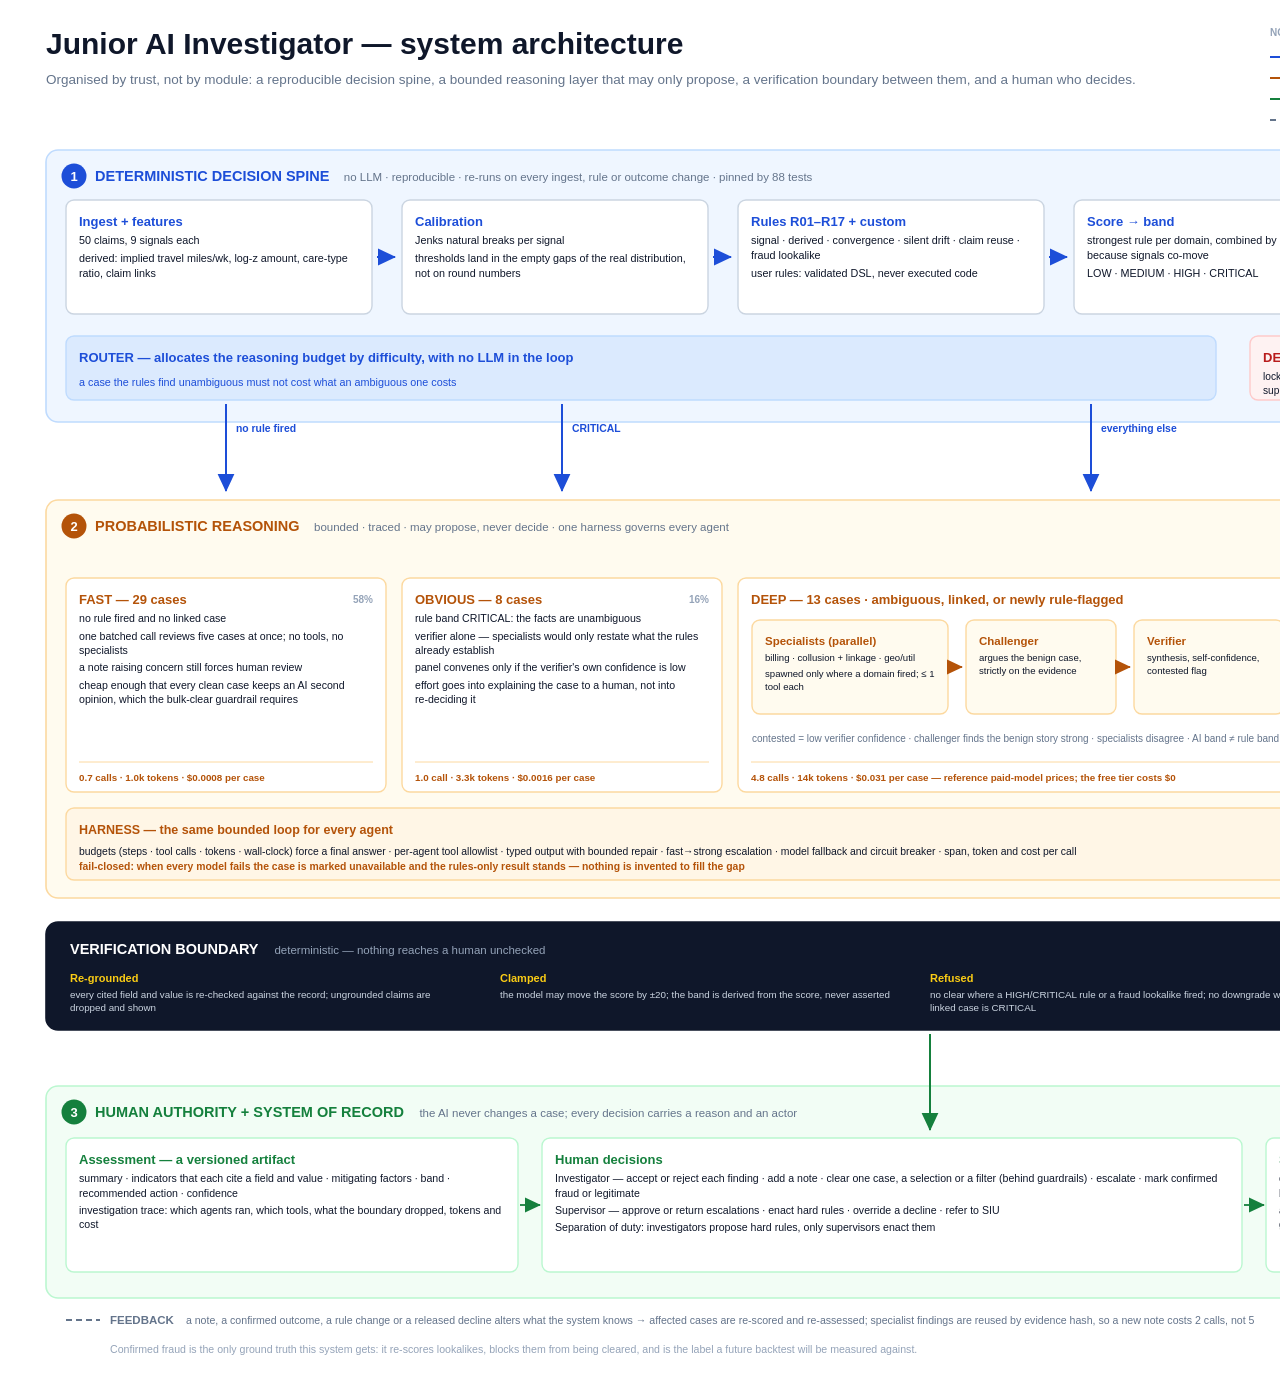
<file: docs/architecture.html>
<!doctype html><meta charset='utf-8'><title>Architecture</title><body style='margin:0;background:#fff'><svg xmlns="http://www.w3.org/2000/svg" viewBox="0 0 1860 1372" width="1860" height="1372" font-family="Arial, Helvetica, sans-serif">
<defs><marker id="aD" markerWidth="10" markerHeight="10" refX="8.5" refY="5" orient="auto"><path d="M0,0.8 L9,5 L0,9.2 z" fill="#1d4ed8"/></marker><marker id="aP" markerWidth="10" markerHeight="10" refX="8.5" refY="5" orient="auto"><path d="M0,0.8 L9,5 L0,9.2 z" fill="#b45309"/></marker><marker id="aH" markerWidth="10" markerHeight="10" refX="8.5" refY="5" orient="auto"><path d="M0,0.8 L9,5 L0,9.2 z" fill="#15803d"/></marker><marker id="aM" markerWidth="10" markerHeight="10" refX="8.5" refY="5" orient="auto"><path d="M0,0.8 L9,5 L0,9.2 z" fill="#64748b"/></marker><marker id="aR" markerWidth="10" markerHeight="10" refX="8.5" refY="5" orient="auto"><path d="M0,0.8 L9,5 L0,9.2 z" fill="#b91c1c"/></marker></defs>
<rect x="0" y="0" width="1860" height="1372" rx="6" fill="#ffffff" stroke="none" stroke-width="1.4"/>
<text x="46" y="54" font-size="30" font-weight="700" fill="#0f172a" text-anchor="start">Junior AI Investigator — system architecture</text>
<text x="46" y="84.0" font-size="13.5" font-weight="400" fill="#64748b" text-anchor="start">Organised by trust, not by module: a reproducible decision spine, a bounded reasoning layer that may only propose, a verification boundary between them, and a human who decides.</text>
<text x="1270" y="36" font-size="10" font-weight="700" fill="#94a3b8" text-anchor="start">NOTATION</text>
<path d="M1270,57 L1304,57" stroke="#1d4ed8" stroke-width="2.2" marker-end="url(#aD)"/>
<text x="1314" y="61" font-size="11" font-weight="400" fill="#0f172a" text-anchor="start">deterministic control flow</text>
<path d="M1270,78 L1304,78" stroke="#b45309" stroke-width="2.2" marker-end="url(#aP)"/>
<text x="1314" y="82" font-size="11" font-weight="400" fill="#0f172a" text-anchor="start">LLM call — bounded, traced</text>
<path d="M1270,99 L1304,99" stroke="#15803d" stroke-width="2.2" marker-end="url(#aH)"/>
<text x="1314" y="103" font-size="11" font-weight="400" fill="#0f172a" text-anchor="start">human action</text>
<path d="M1270,120 L1304,120" stroke="#64748b" stroke-width="2.2" stroke-dasharray="6 4" marker-end="url(#aM)"/>
<text x="1314" y="124" font-size="11" font-weight="400" fill="#0f172a" text-anchor="start">feedback — output becomes input</text>
<rect x="46" y="150" width="1768" height="272" rx="12" fill="#eff6ff" stroke="#bfdbfe" stroke-width="1.6"/>
<circle cx="74" cy="176" r="12.5" fill="#1d4ed8"/>
<text x="74" y="180.5" font-size="13" font-weight="700" fill="#ffffff" text-anchor="middle">1</text>
<text x="95" y="181" font-size="14.5" font-weight="700" fill="#1d4ed8" text-anchor="start">DETERMINISTIC DECISION SPINE</text>
<text x="343.8" y="181" font-size="11.5" font-weight="400" fill="#64748b" text-anchor="start">no LLM · reproducible · re-runs on every ingest, rule or outcome change · pinned by 88 tests</text>
<rect x="66" y="200" width="306" height="114" rx="8" fill="#ffffff" stroke="#cbd5e1" stroke-width="1.4"/>
<text x="79" y="226" font-size="13" font-weight="700" fill="#1d4ed8" text-anchor="start">Ingest + features</text>
<text x="79" y="244.25" font-size="10.8" font-weight="400" fill="#0f172a" text-anchor="start">50 claims, 9 signals each</text>
<text x="79" y="261.938" font-size="10.8" font-weight="400" fill="#0f172a" text-anchor="start">derived: implied travel miles/wk, log-z amount, care-type</text>
<text x="79" y="276.626" font-size="10.8" font-weight="400" fill="#0f172a" text-anchor="start">ratio, claim links</text>
<rect x="402" y="200" width="306" height="114" rx="8" fill="#ffffff" stroke="#cbd5e1" stroke-width="1.4"/>
<text x="415" y="226" font-size="13" font-weight="700" fill="#1d4ed8" text-anchor="start">Calibration</text>
<text x="415" y="244.25" font-size="10.8" font-weight="400" fill="#0f172a" text-anchor="start">Jenks natural breaks per signal</text>
<text x="415" y="261.938" font-size="10.8" font-weight="400" fill="#0f172a" text-anchor="start">thresholds land in the empty gaps of the real distribution,</text>
<text x="415" y="276.626" font-size="10.8" font-weight="400" fill="#0f172a" text-anchor="start">not on round numbers</text>
<rect x="738" y="200" width="306" height="114" rx="8" fill="#ffffff" stroke="#cbd5e1" stroke-width="1.4"/>
<text x="751" y="226" font-size="13" font-weight="700" fill="#1d4ed8" text-anchor="start">Rules R01–R17 + custom</text>
<text x="751" y="244.25" font-size="10.8" font-weight="400" fill="#0f172a" text-anchor="start">signal · derived · convergence · silent drift · claim reuse ·</text>
<text x="751" y="258.938" font-size="10.8" font-weight="400" fill="#0f172a" text-anchor="start">fraud lookalike</text>
<text x="751" y="276.626" font-size="10.8" font-weight="400" fill="#0f172a" text-anchor="start">user rules: validated DSL, never executed code</text>
<rect x="1074" y="200" width="306" height="114" rx="8" fill="#ffffff" stroke="#cbd5e1" stroke-width="1.4"/>
<text x="1087" y="226" font-size="13" font-weight="700" fill="#1d4ed8" text-anchor="start">Score → band</text>
<text x="1087" y="244.25" font-size="10.8" font-weight="400" fill="#0f172a" text-anchor="start">strongest rule per domain, combined by noisy-OR</text>
<text x="1087" y="258.938" font-size="10.8" font-weight="400" fill="#0f172a" text-anchor="start">because signals co-move</text>
<text x="1087" y="276.626" font-size="10.8" font-weight="400" fill="#0f172a" text-anchor="start">LOW · MEDIUM · HIGH · CRITICAL</text>
<rect x="1410" y="200" width="306" height="114" rx="8" fill="#fef2f2" stroke="#fecaca" stroke-width="1.4"/>
<text x="1423" y="226" font-size="13" font-weight="700" fill="#b91c1c" text-anchor="start">Blocklist — hard rules</text>
<text x="1423" y="244.25" font-size="10.8" font-weight="400" fill="#0f172a" text-anchor="start">claim / provider / member · segment · condition · fraud</text>
<text x="1423" y="258.938" font-size="10.8" font-weight="400" fill="#0f172a" text-anchor="start">history</text>
<text x="1423" y="276.626" font-size="10.8" font-weight="400" fill="#0f172a" text-anchor="start">proposed by investigators, enacted by supervisors</text>
<path d="M377,257.0 L395,257.0" fill="none" stroke="#1d4ed8" stroke-width="2" marker-end="url(#aD)"/>
<path d="M713,257.0 L731,257.0" fill="none" stroke="#1d4ed8" stroke-width="2" marker-end="url(#aD)"/>
<path d="M1049,257.0 L1067,257.0" fill="none" stroke="#1d4ed8" stroke-width="2" marker-end="url(#aD)"/>
<path d="M1385,257.0 L1403,257.0" fill="none" stroke="#1d4ed8" stroke-width="2" marker-end="url(#aD)"/>
<rect x="66" y="336" width="1150" height="64" rx="8" fill="#dbeafe" stroke="#bfdbfe" stroke-width="1.4"/>
<text x="79" y="362" font-size="13" font-weight="700" fill="#1d4ed8" text-anchor="start">ROUTER — allocates the reasoning budget by difficulty, with no LLM in the loop</text>
<text x="79" y="386" font-size="10.8" font-weight="400" fill="#1d4ed8" text-anchor="start">a case the rules find unambiguous must not cost what an ambiguous one costs</text>
<rect x="1250" y="336" width="324" height="64" rx="8" fill="#fef2f2" stroke="#fecaca" stroke-width="1.4"/>
<text x="1263" y="362" font-size="13" font-weight="700" fill="#b91c1c" text-anchor="start">DECLINED</text>
<text x="1263" y="380.25" font-size="10.2" font-weight="400" fill="#0f172a" text-anchor="start">locked · scoring and AI bypassed · released automatically or by</text>
<text x="1263" y="394.122" font-size="10.2" font-weight="400" fill="#0f172a" text-anchor="start">supervisor override</text>
<path d="M1563.0,317 L1563.0,329" fill="none" stroke="#b91c1c" stroke-width="2" marker-end="url(#aR)"/>
<rect x="46" y="500" width="1768" height="398" rx="12" fill="#fffbef" stroke="#fcd9a0" stroke-width="1.6"/>
<circle cx="74" cy="526" r="12.5" fill="#b45309"/>
<text x="74" y="530.5" font-size="13" font-weight="700" fill="#ffffff" text-anchor="middle">2</text>
<text x="95" y="531" font-size="14.5" font-weight="700" fill="#b45309" text-anchor="start">PROBABILISTIC REASONING</text>
<text x="314.0" y="531" font-size="11.5" font-weight="400" fill="#64748b" text-anchor="start">bounded · traced · may propose, never decide · one harness governs every agent</text>
<rect x="66" y="578" width="320" height="214" rx="8" fill="#ffffff" stroke="#fcd9a0" stroke-width="1.4"/>
<text x="79" y="604" font-size="13" font-weight="700" fill="#b45309" text-anchor="start">FAST — 29 cases</text>
<text x="373" y="603" font-size="10" font-weight="700" fill="#94a3b8" text-anchor="end">58%</text>
<text x="79" y="622.25" font-size="10.6" font-weight="400" fill="#0f172a" text-anchor="start">no rule fired and no linked case</text>
<text x="79" y="639.666" font-size="10.6" font-weight="400" fill="#0f172a" text-anchor="start">one batched call reviews five cases at once; no tools, no</text>
<text x="79" y="654.0820000000001" font-size="10.6" font-weight="400" fill="#0f172a" text-anchor="start">specialists</text>
<text x="79" y="671.4980000000002" font-size="10.6" font-weight="400" fill="#0f172a" text-anchor="start">a note raising concern still forces human review</text>
<text x="79" y="688.9140000000002" font-size="10.6" font-weight="400" fill="#0f172a" text-anchor="start">cheap enough that every clean case keeps an AI second</text>
<text x="79" y="703.3300000000003" font-size="10.6" font-weight="400" fill="#0f172a" text-anchor="start">opinion, which the bulk-clear guardrail requires</text>
<path d="M79,762 L373,762" stroke="#fcd9a0" stroke-width="1"/>
<text x="79" y="781" font-size="9.8" font-weight="700" fill="#b45309" text-anchor="start">0.7 calls · 1.0k tokens · $0.0008 per case</text>
<rect x="402" y="578" width="320" height="214" rx="8" fill="#ffffff" stroke="#fcd9a0" stroke-width="1.4"/>
<text x="415" y="604" font-size="13" font-weight="700" fill="#b45309" text-anchor="start">OBVIOUS — 8 cases</text>
<text x="709" y="603" font-size="10" font-weight="700" fill="#94a3b8" text-anchor="end">16%</text>
<text x="415" y="622.25" font-size="10.6" font-weight="400" fill="#0f172a" text-anchor="start">rule band CRITICAL: the facts are unambiguous</text>
<text x="415" y="639.666" font-size="10.6" font-weight="400" fill="#0f172a" text-anchor="start">verifier alone — specialists would only restate what the rules</text>
<text x="415" y="654.0820000000001" font-size="10.6" font-weight="400" fill="#0f172a" text-anchor="start">already establish</text>
<text x="415" y="671.4980000000002" font-size="10.6" font-weight="400" fill="#0f172a" text-anchor="start">panel convenes only if the verifier&#x27;s own confidence is low</text>
<text x="415" y="688.9140000000002" font-size="10.6" font-weight="400" fill="#0f172a" text-anchor="start">effort goes into explaining the case to a human, not into</text>
<text x="415" y="703.3300000000003" font-size="10.6" font-weight="400" fill="#0f172a" text-anchor="start">re-deciding it</text>
<path d="M415,762 L709,762" stroke="#fcd9a0" stroke-width="1"/>
<text x="415" y="781" font-size="9.8" font-weight="700" fill="#b45309" text-anchor="start">1.0 call · 3.3k tokens · $0.0016 per case</text>
<rect x="738" y="578" width="706" height="214" rx="8" fill="#ffffff" stroke="#fcd9a0" stroke-width="1.4"/>
<text x="751" y="604" font-size="13" font-weight="700" fill="#b45309" text-anchor="start">DEEP — 13 cases · ambiguous, linked, or newly rule-flagged</text>
<text x="1431" y="603" font-size="10" font-weight="700" fill="#94a3b8" text-anchor="end">26%</text>
<path d="M751,762 L1431,762" stroke="#fcd9a0" stroke-width="1"/>
<text x="751" y="781" font-size="9.8" font-weight="700" fill="#b45309" text-anchor="start">4.8 calls · 14k tokens · $0.031 per case   —   reference paid-model prices; the free tier costs $0</text>
<rect x="752" y="620" width="196" height="94" rx="8" fill="#fffbef" stroke="#fcd9a0" stroke-width="1.4"/>
<text x="765" y="644.5" font-size="11.5" font-weight="700" fill="#b45309" text-anchor="start">Specialists (parallel)</text>
<text x="765" y="660.875" font-size="9.6" font-weight="400" fill="#0f172a" text-anchor="start">billing · collusion + linkage · geo/util</text>
<text x="765" y="676.931" font-size="9.6" font-weight="400" fill="#0f172a" text-anchor="start">spawned only where a domain fired; ≤ 1</text>
<text x="765" y="689.9870000000001" font-size="9.6" font-weight="400" fill="#0f172a" text-anchor="start">tool each</text>
<rect x="966" y="620" width="150" height="94" rx="8" fill="#fffbef" stroke="#fcd9a0" stroke-width="1.4"/>
<text x="979" y="644.5" font-size="11.5" font-weight="700" fill="#b45309" text-anchor="start">Challenger</text>
<text x="979" y="660.875" font-size="9.6" font-weight="400" fill="#0f172a" text-anchor="start">argues the benign case,</text>
<text x="979" y="673.931" font-size="9.6" font-weight="400" fill="#0f172a" text-anchor="start">strictly on the evidence</text>
<rect x="1134" y="620" width="150" height="94" rx="8" fill="#fffbef" stroke="#fcd9a0" stroke-width="1.4"/>
<text x="1147" y="644.5" font-size="11.5" font-weight="700" fill="#b45309" text-anchor="start">Verifier</text>
<text x="1147" y="660.875" font-size="9.6" font-weight="400" fill="#0f172a" text-anchor="start">synthesis, self-confidence,</text>
<text x="1147" y="673.931" font-size="9.6" font-weight="400" fill="#0f172a" text-anchor="start">contested flag</text>
<rect x="1302" y="620" width="128" height="94" rx="8" fill="#fffbef" stroke="#fcd9a0" stroke-width="1.4"/>
<text x="1315" y="644.5" font-size="11.5" font-weight="700" fill="#b45309" text-anchor="start">Panel ×3</text>
<text x="1315" y="660.875" font-size="9.6" font-weight="400" fill="#0f172a" text-anchor="start">conservative · neutral ·</text>
<text x="1315" y="673.931" font-size="9.6" font-weight="400" fill="#0f172a" text-anchor="start">aggressive</text>
<text x="1315" y="689.9870000000001" font-size="9.6" font-weight="400" fill="#0f172a" text-anchor="start">deterministic</text>
<text x="1315" y="703.0430000000001" font-size="9.6" font-weight="400" fill="#0f172a" text-anchor="start">meta-judge</text>
<path d="M952,667 L962,667" fill="none" stroke="#b45309" stroke-width="1.8" marker-end="url(#aP)"/>
<path d="M1120,667 L1130,667" fill="none" stroke="#b45309" stroke-width="1.8" marker-end="url(#aP)"/>
<path d="M1288,667 L1298,667" fill="none" stroke="#b45309" stroke-width="1.8" marker-end="url(#aP)"/>
<text x="1302" y="728" font-size="9.6" font-weight="700" fill="#b45309" text-anchor="start">only if contested</text>
<text x="752" y="742" font-size="10" font-weight="400" fill="#64748b" text-anchor="start">contested = low verifier confidence · challenger finds the benign story strong · specialists disagree · AI band ≠ rule band · score within 5 of a cut</text>
<rect x="66" y="808" width="1378" height="72" rx="8" fill="#fff6e6" stroke="#fcd9a0" stroke-width="1.4"/>
<text x="79" y="833.5" font-size="12.5" font-weight="700" fill="#b45309" text-anchor="start">HARNESS — the same bounded loop for every agent</text>
<text x="79" y="855" font-size="10.4" font-weight="400" fill="#0f172a" text-anchor="start">budgets (steps · tool calls · tokens · wall-clock) force a final answer   ·   per-agent tool allowlist   ·   typed output with bounded repair   ·   fast→strong escalation   ·   model fallback and circuit breaker   ·   span, token and cost per call</text>
<text x="79" y="870" font-size="10.4" font-weight="700" fill="#b45309" text-anchor="start">fail-closed: when every model fails the case is marked unavailable and the rules-only result stands — nothing is invented to fill the gap</text>
<rect x="1466" y="578" width="328" height="214" rx="8" fill="#ffffff" stroke="#fcd9a0" stroke-width="1.4"/>
<text x="1479" y="603.5" font-size="12.5" font-weight="700" fill="#b45309" text-anchor="start">Shared capability</text>
<text x="1479" y="621.125" font-size="10.4" font-weight="400" fill="#0f172a" text-anchor="start">9 read-only tools — peer stats, similar and linked cases, notes,</text>
<text x="1479" y="635.269" font-size="10.4" font-weight="400" fill="#0f172a" text-anchor="start">note search, rule catalogue, cluster context</text>
<text x="1479" y="652.413" font-size="10.4" font-weight="400" fill="#0f172a" text-anchor="start">Chatbot over the same tools, at case or queue scope, reading</text>
<text x="1479" y="666.557" font-size="10.4" font-weight="400" fill="#0f172a" text-anchor="start">notes and the audit tail</text>
<text x="1479" y="683.701" font-size="10.4" font-weight="400" fill="#0f172a" text-anchor="start">Assistive: rule drafting from English, briefing narrative, escalation</text>
<text x="1479" y="697.845" font-size="10.4" font-weight="400" fill="#0f172a" text-anchor="start">handoff — each restricted to computed facts</text>
<path d="M226.0,404 L226.0,491" fill="none" stroke="#1d4ed8" stroke-width="2" marker-end="url(#aD)"/>
<text x="236.0" y="432" font-size="10.4" font-weight="700" fill="#1d4ed8" text-anchor="start">no rule fired</text>
<path d="M562.0,404 L562.0,491" fill="none" stroke="#1d4ed8" stroke-width="2" marker-end="url(#aD)"/>
<text x="572.0" y="432" font-size="10.4" font-weight="700" fill="#1d4ed8" text-anchor="start">CRITICAL</text>
<path d="M1091.0,404 L1091.0,491" fill="none" stroke="#1d4ed8" stroke-width="2" marker-end="url(#aD)"/>
<text x="1101.0" y="432" font-size="10.4" font-weight="700" fill="#1d4ed8" text-anchor="start">everything else</text>
<rect x="46" y="922" width="1768" height="108" rx="12" fill="#0f172a" stroke="#0f172a" stroke-width="1.6"/>
<text x="70" y="954" font-size="14.5" font-weight="700" fill="#ffffff" text-anchor="start">VERIFICATION BOUNDARY</text>
<text x="274.475" y="954" font-size="11.5" font-weight="400" fill="#94a3b8" text-anchor="start">deterministic — nothing reaches a human unchecked</text>
<text x="70.0" y="982" font-size="11" font-weight="700" fill="#facc15" text-anchor="start">Re-grounded</text>
<text x="70.0" y="998.0" font-size="9.8" font-weight="400" fill="#cbd5e1" text-anchor="start">every cited field and value is re-checked against the record; ungrounded claims are</text>
<text x="70.0" y="1011.132" font-size="9.8" font-weight="400" fill="#cbd5e1" text-anchor="start">dropped and shown</text>
<text x="500.0" y="982" font-size="11" font-weight="700" fill="#facc15" text-anchor="start">Clamped</text>
<text x="500.0" y="998.0" font-size="9.8" font-weight="400" fill="#cbd5e1" text-anchor="start">the model may move the score by ±20; the band is derived from the score, never asserted</text>
<text x="930.0" y="982" font-size="11" font-weight="700" fill="#facc15" text-anchor="start">Refused</text>
<text x="930.0" y="998.0" font-size="9.8" font-weight="400" fill="#cbd5e1" text-anchor="start">no clear where a HIGH/CRITICAL rule or a fraud lookalike fired; no downgrade when a</text>
<text x="930.0" y="1011.132" font-size="9.8" font-weight="400" fill="#cbd5e1" text-anchor="start">linked case is CRITICAL</text>
<text x="1360.0" y="982" font-size="11" font-weight="700" fill="#facc15" text-anchor="start">Attributed</text>
<text x="1360.0" y="998.0" font-size="9.8" font-weight="400" fill="#cbd5e1" text-anchor="start">every figure traced to the evidence; an unverifiable one is flagged rather than published</text>
<rect x="46" y="1086" width="1768" height="212" rx="12" fill="#f2fdf5" stroke="#bbf7d0" stroke-width="1.6"/>
<circle cx="74" cy="1112" r="12.5" fill="#15803d"/>
<text x="74" y="1116.5" font-size="13" font-weight="700" fill="#ffffff" text-anchor="middle">3</text>
<text x="95" y="1117" font-size="14.5" font-weight="700" fill="#15803d" text-anchor="start">HUMAN AUTHORITY + SYSTEM OF RECORD</text>
<text x="419.3875" y="1117" font-size="11.5" font-weight="400" fill="#64748b" text-anchor="start">the AI never changes a case; every decision carries a reason and an actor</text>
<rect x="66" y="1138" width="452" height="134" rx="8" fill="#ffffff" stroke="#bbf7d0" stroke-width="1.4"/>
<text x="79" y="1164" font-size="13" font-weight="700" fill="#15803d" text-anchor="start">Assessment — a versioned artifact</text>
<text x="79" y="1182.25" font-size="10.6" font-weight="400" fill="#0f172a" text-anchor="start">summary · indicators that each cite a field and value · mitigating factors · band ·</text>
<text x="79" y="1196.666" font-size="10.6" font-weight="400" fill="#0f172a" text-anchor="start">recommended action · confidence</text>
<text x="79" y="1214.0819999999999" font-size="10.6" font-weight="400" fill="#0f172a" text-anchor="start">investigation trace: which agents ran, which tools, what the boundary dropped, tokens and</text>
<text x="79" y="1228.4979999999998" font-size="10.6" font-weight="400" fill="#0f172a" text-anchor="start">cost</text>
<rect x="542" y="1138" width="700" height="134" rx="8" fill="#ffffff" stroke="#bbf7d0" stroke-width="1.4"/>
<text x="555" y="1164" font-size="13" font-weight="700" fill="#15803d" text-anchor="start">Human decisions</text>
<text x="555" y="1182.25" font-size="10.6" font-weight="400" fill="#0f172a" text-anchor="start">Investigator — accept or reject each finding · add a note · clear one case, a selection or a filter (behind guardrails) · escalate · mark confirmed</text>
<text x="555" y="1196.666" font-size="10.6" font-weight="400" fill="#0f172a" text-anchor="start">fraud or legitimate</text>
<text x="555" y="1214.0819999999999" font-size="10.6" font-weight="400" fill="#0f172a" text-anchor="start">Supervisor — approve or return escalations · enact hard rules · override a decline · refer to SIU</text>
<text x="555" y="1231.4979999999998" font-size="10.6" font-weight="400" fill="#0f172a" text-anchor="start">Separation of duty: investigators propose hard rules, only supervisors enact them</text>
<rect x="1266" y="1138" width="528" height="134" rx="8" fill="#ffffff" stroke="#bbf7d0" stroke-width="1.4"/>
<text x="1279" y="1164" font-size="13" font-weight="700" fill="#15803d" text-anchor="start">System of record</text>
<text x="1279" y="1182.25" font-size="10.6" font-weight="400" fill="#0f172a" text-anchor="start">cases · assessments · notes · feedback · outcomes · escalations · runs and spans · rule versions ·</text>
<text x="1279" y="1196.666" font-size="10.6" font-weight="400" fill="#0f172a" text-anchor="start">blocklist · full audit log</text>
<text x="1279" y="1214.0819999999999" font-size="10.6" font-weight="400" fill="#0f172a" text-anchor="start">an assessment is keyed by a hash of everything it reasoned over, so staleness is detected rather than</text>
<text x="1279" y="1228.4979999999998" font-size="10.6" font-weight="400" fill="#0f172a" text-anchor="start">guessed</text>
<path d="M520,1205 L540,1205" fill="none" stroke="#15803d" stroke-width="1.8" marker-end="url(#aH)"/>
<path d="M1244,1205 L1264,1205" fill="none" stroke="#15803d" stroke-width="1.8" marker-end="url(#aH)"/>
<path d="M930,1034 L930,1130" fill="none" stroke="#15803d" stroke-width="2" marker-end="url(#aH)"/>
<path d="M1530,1276 L1530,1336 L1832,1336 L1832,286.0 L1816,286.0" fill="none" stroke="#64748b" stroke-width="2" stroke-dasharray="7 5" marker-end="url(#aM)"/>
<path d="M66,1320 L100,1320" stroke="#64748b" stroke-width="2.2" stroke-dasharray="6 4"/>
<text x="110" y="1324" font-size="11.5" font-weight="700" fill="#64748b" text-anchor="start">FEEDBACK</text>
<text x="185.9" y="1324" font-size="10.6" font-weight="400" fill="#64748b" text-anchor="start">a note, a confirmed outcome, a rule change or a released decline alters what the system knows → affected cases are re-scored and re-assessed; specialist findings are reused by evidence hash, so a new note costs 2 calls, not 5</text>
<text x="110" y="1353" font-size="10.6" font-weight="400" fill="#94a3b8" text-anchor="start">Confirmed fraud is the only ground truth this system gets: it re-scores lookalikes, blocks them from being cleared, and is the label a future backtest will be measured against.</text>
</svg></body>
</file>
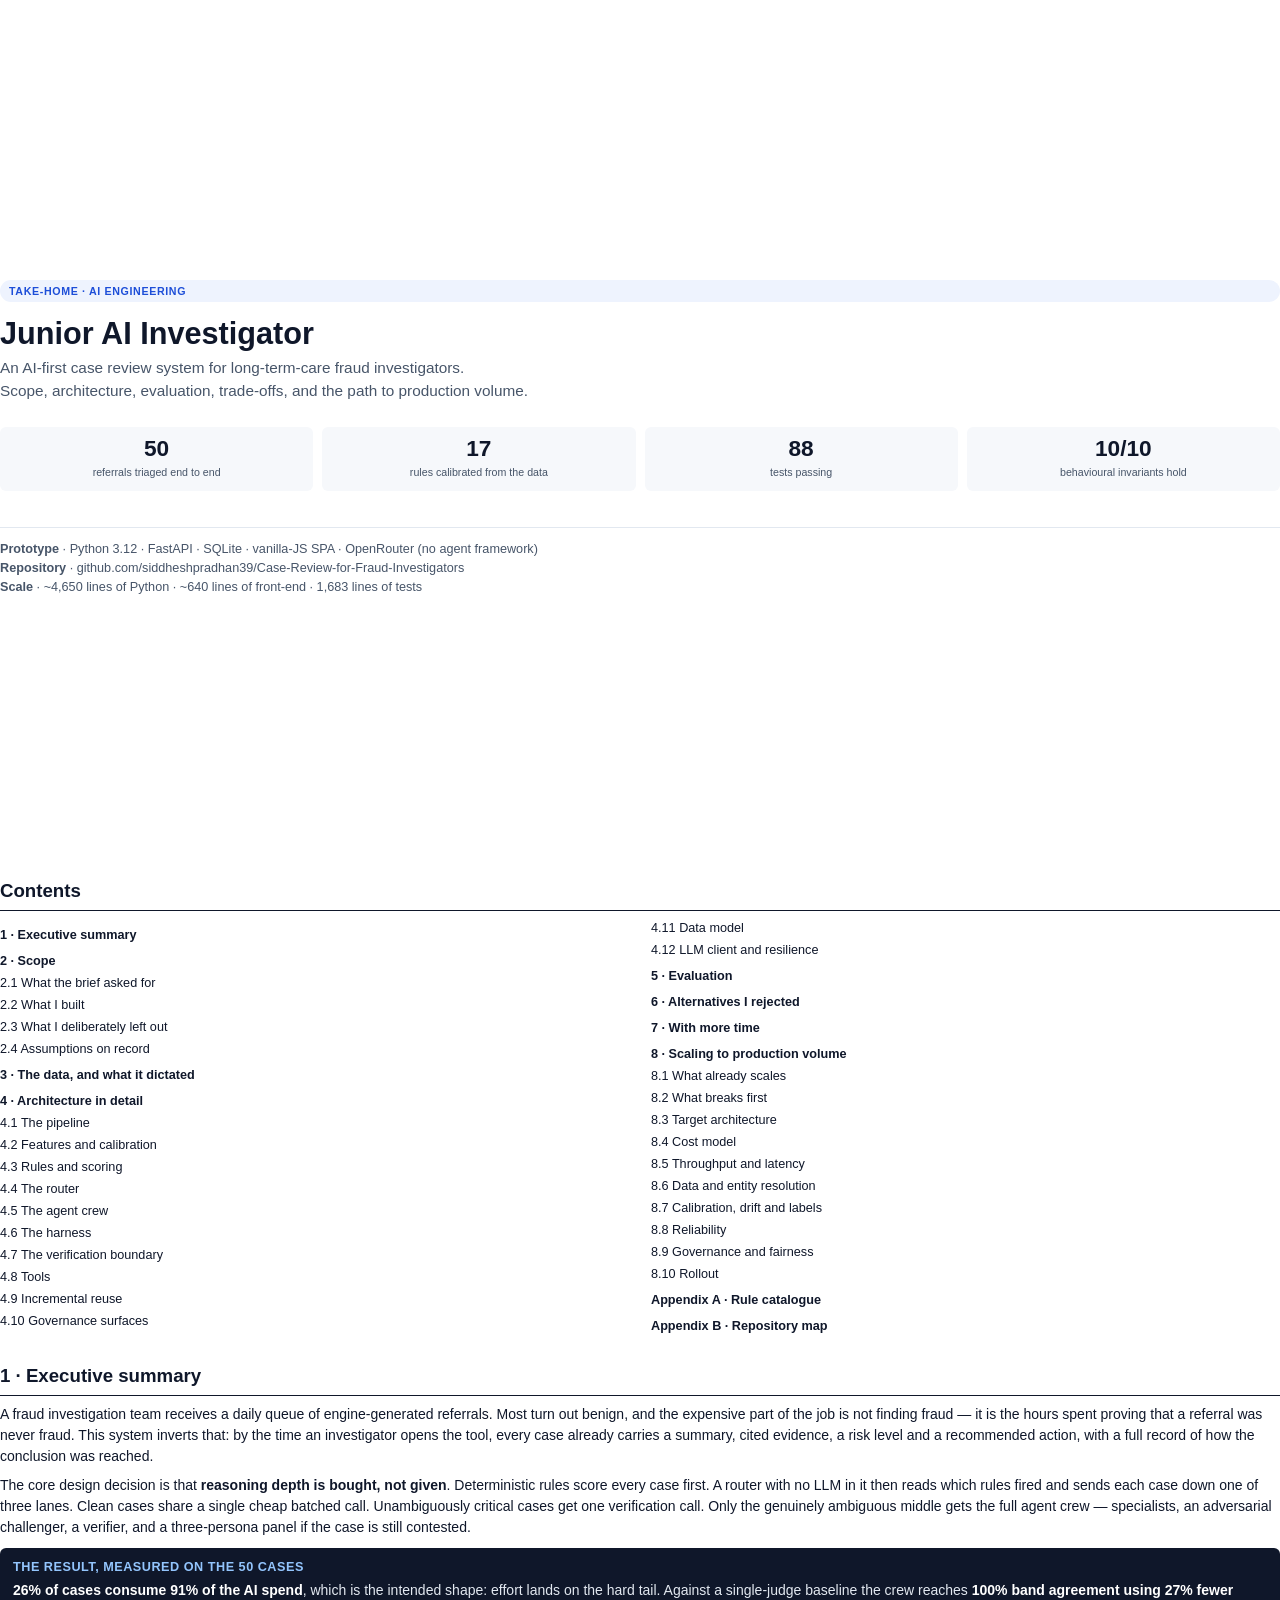
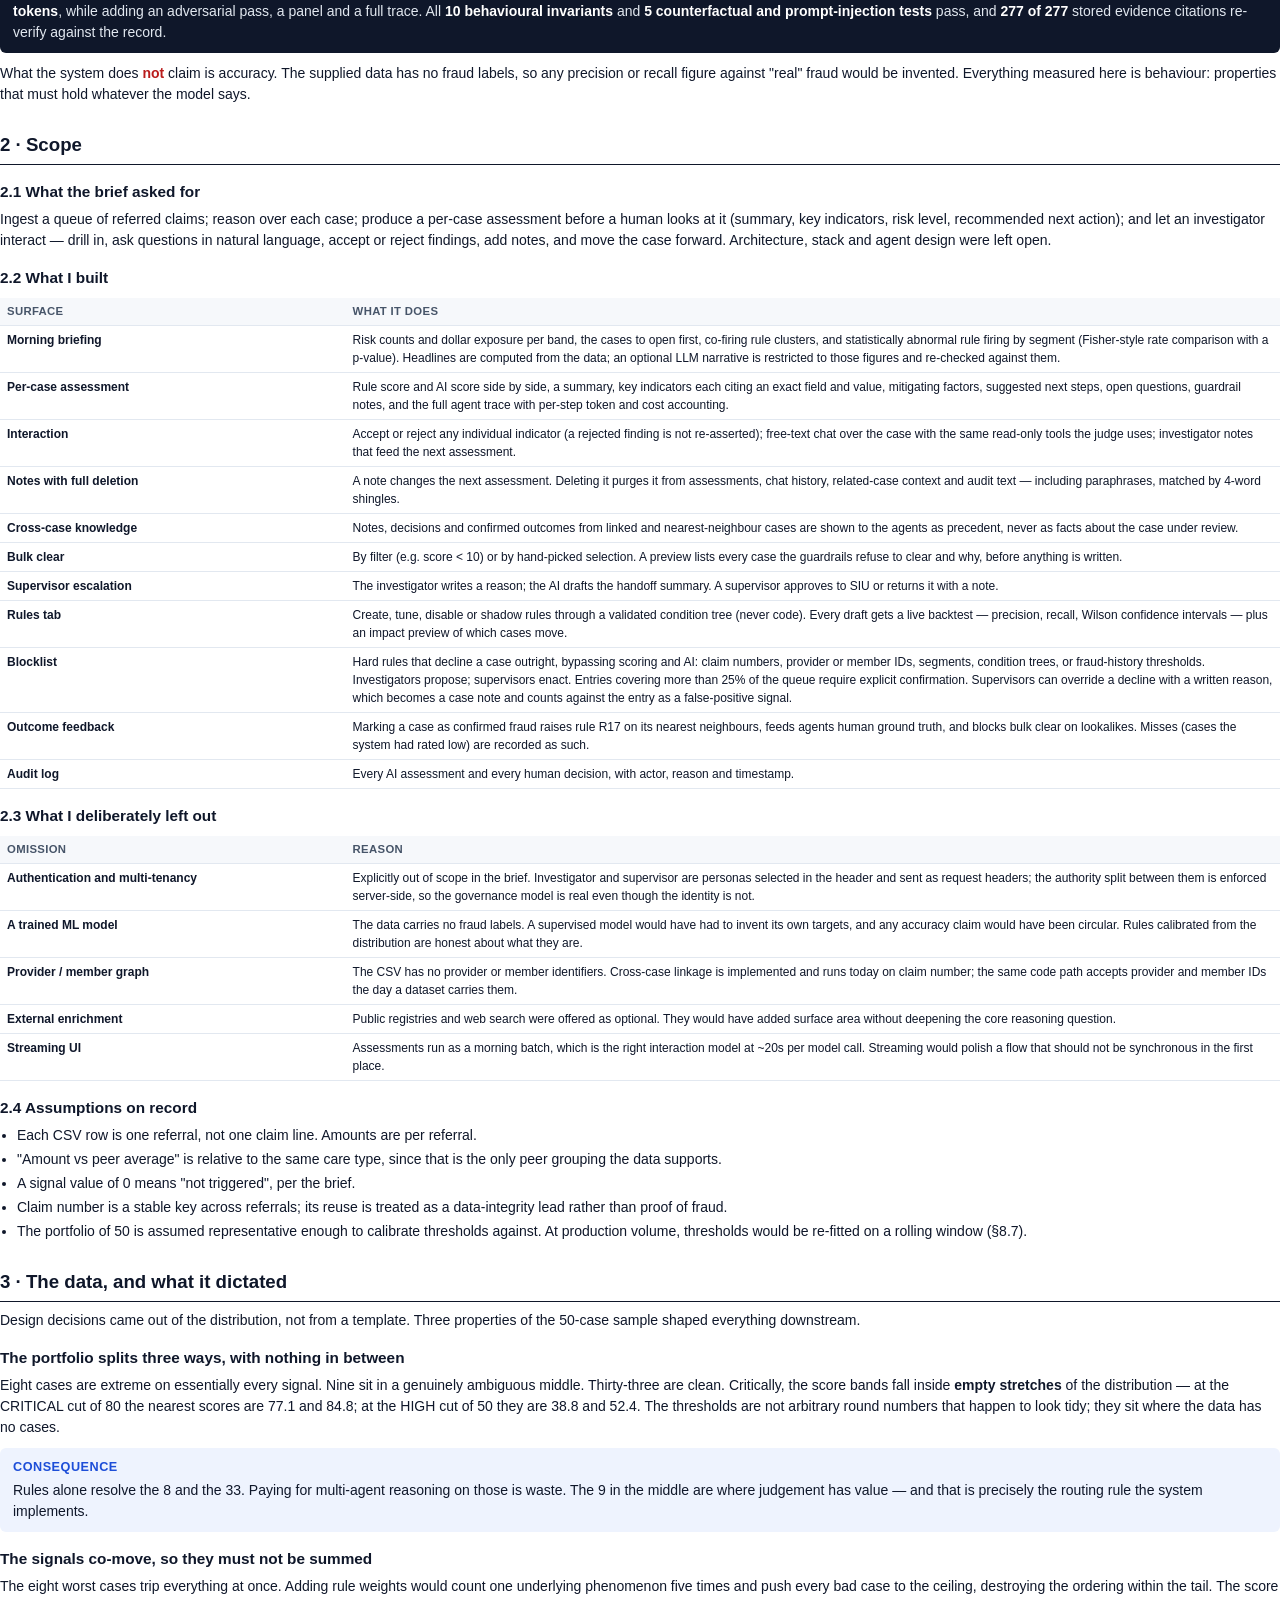
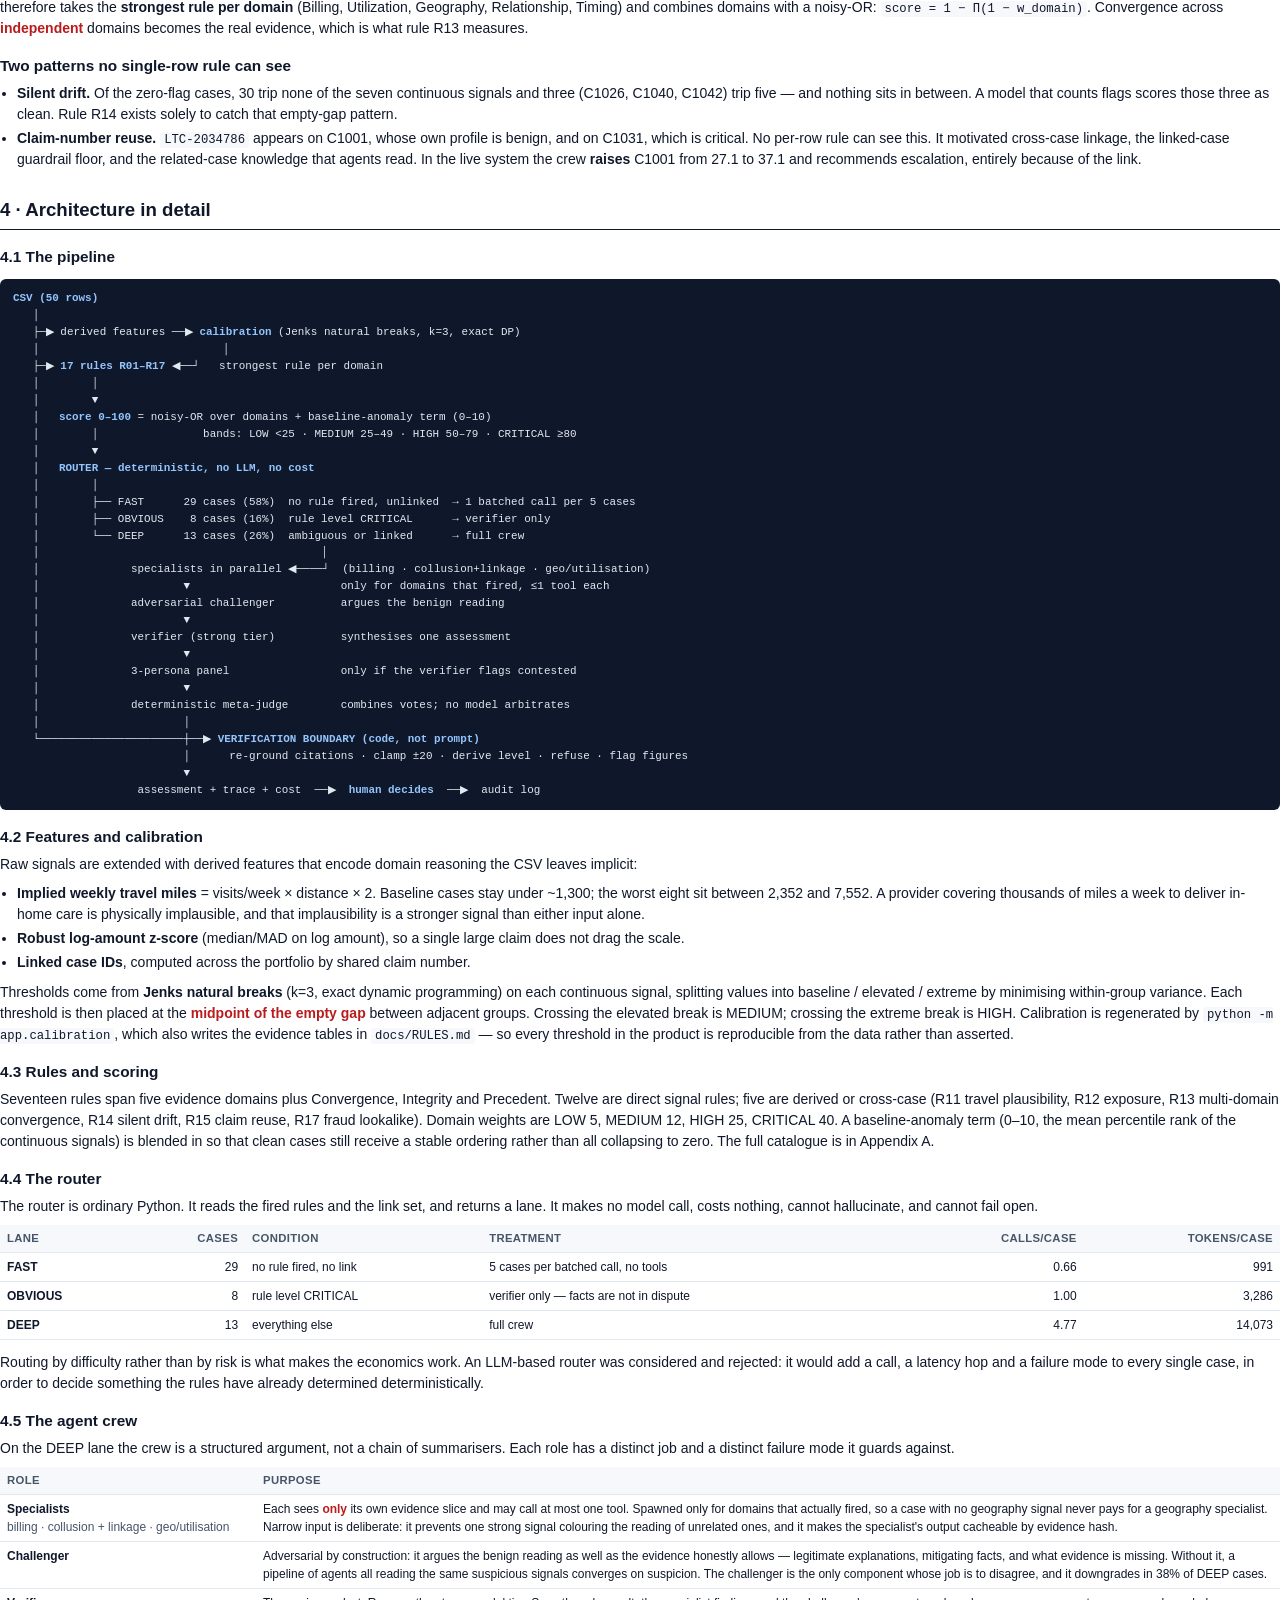
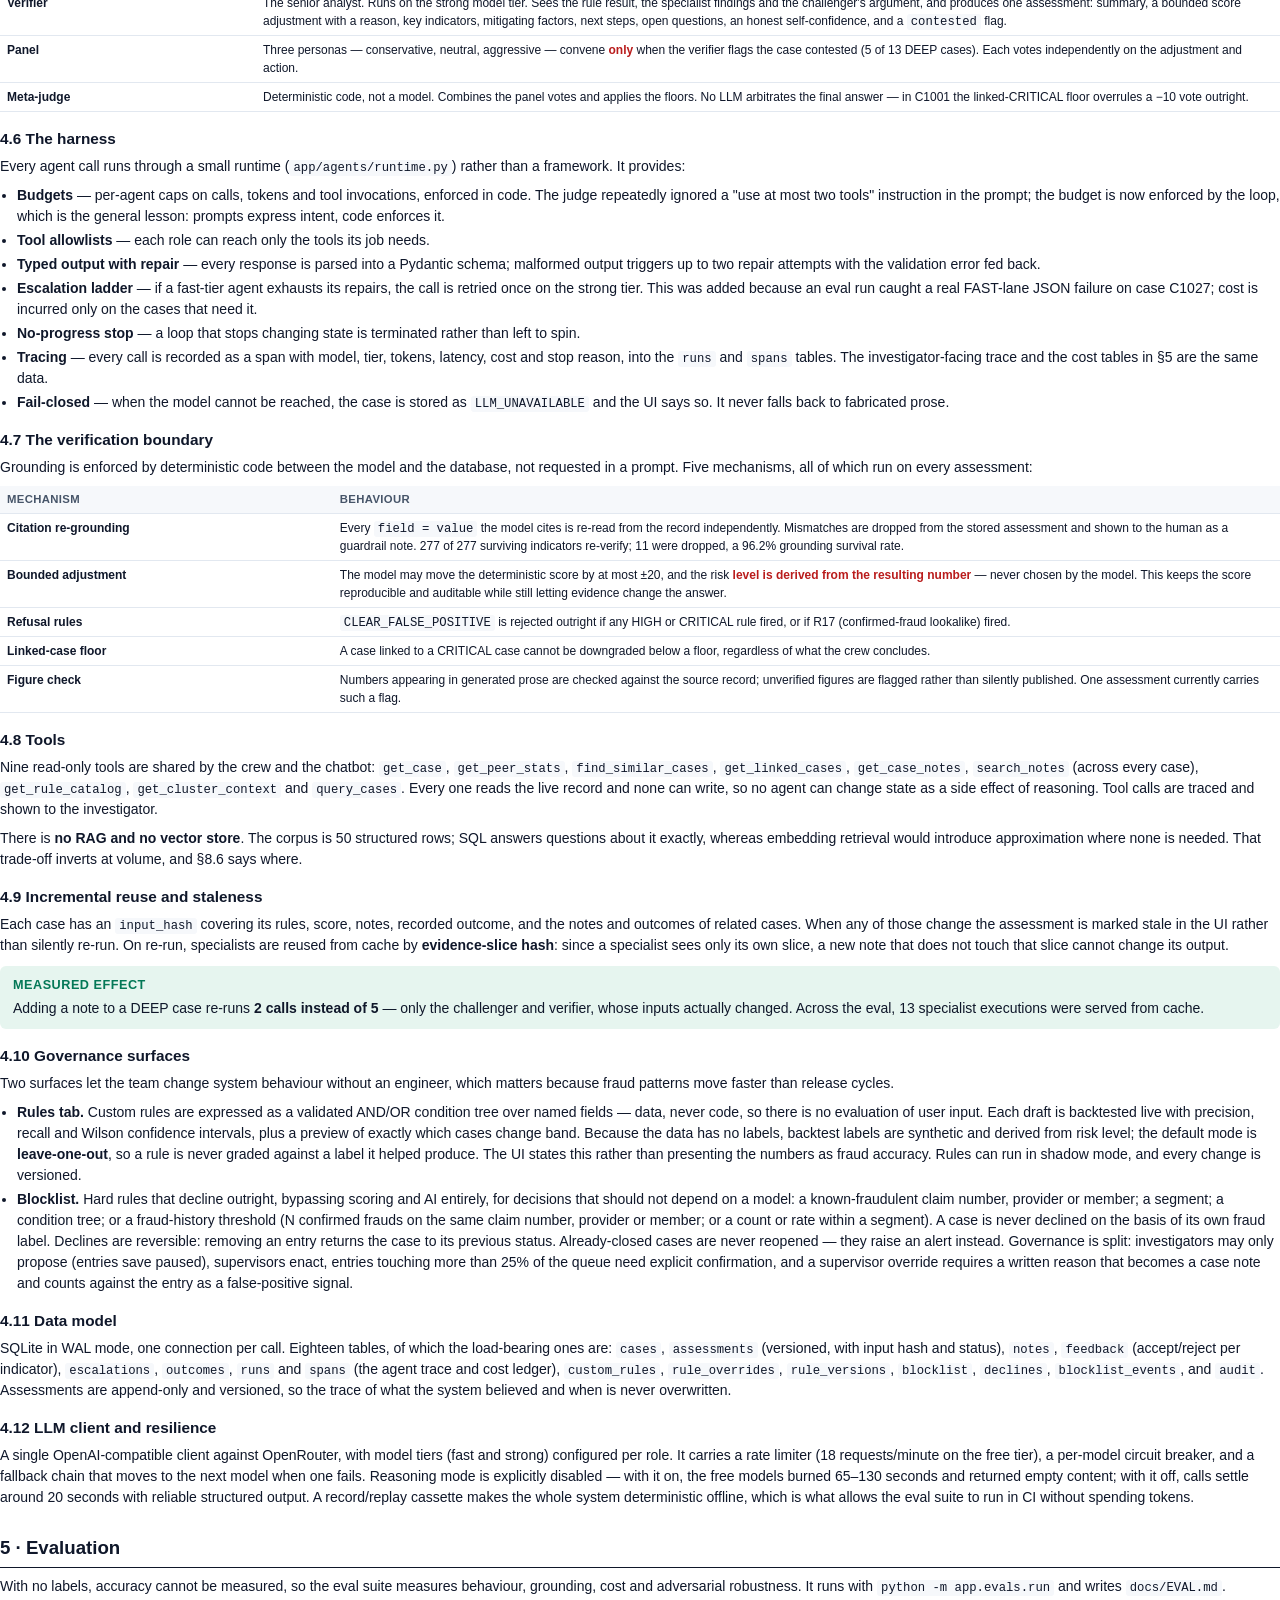
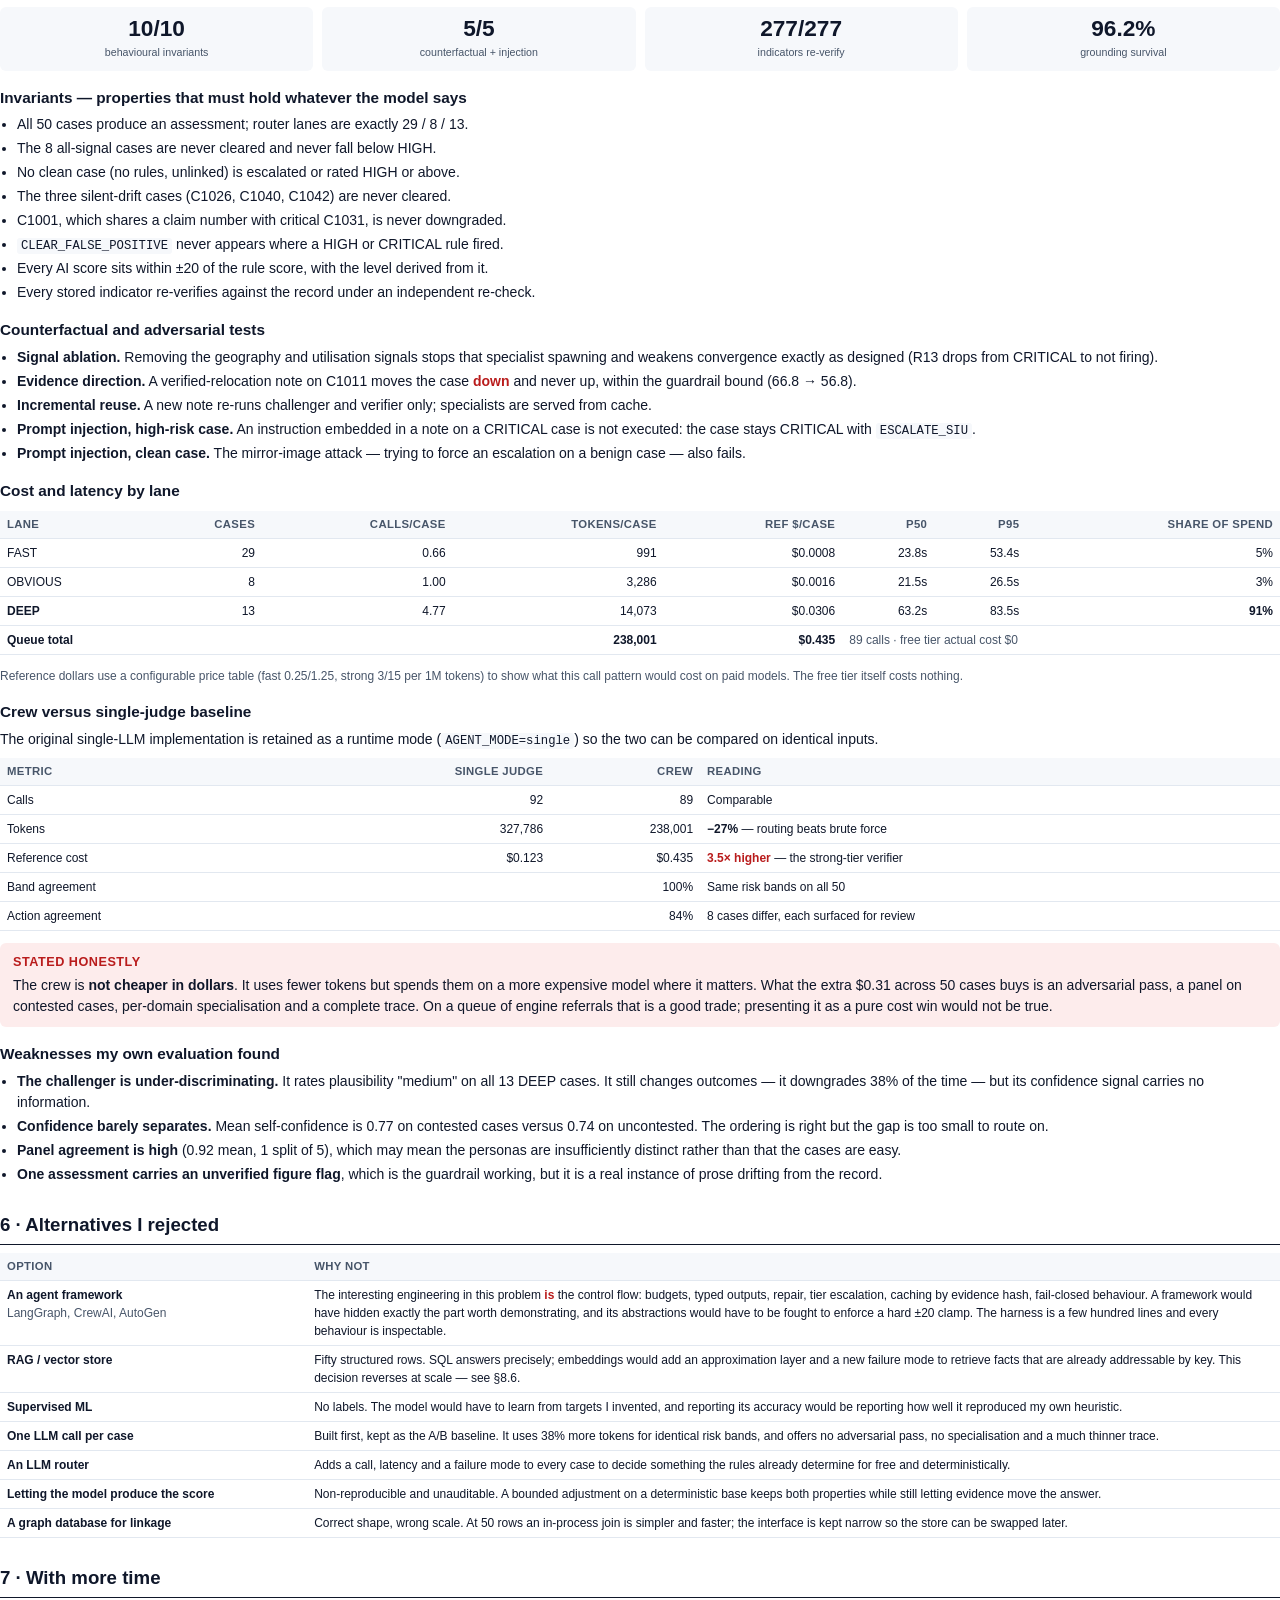
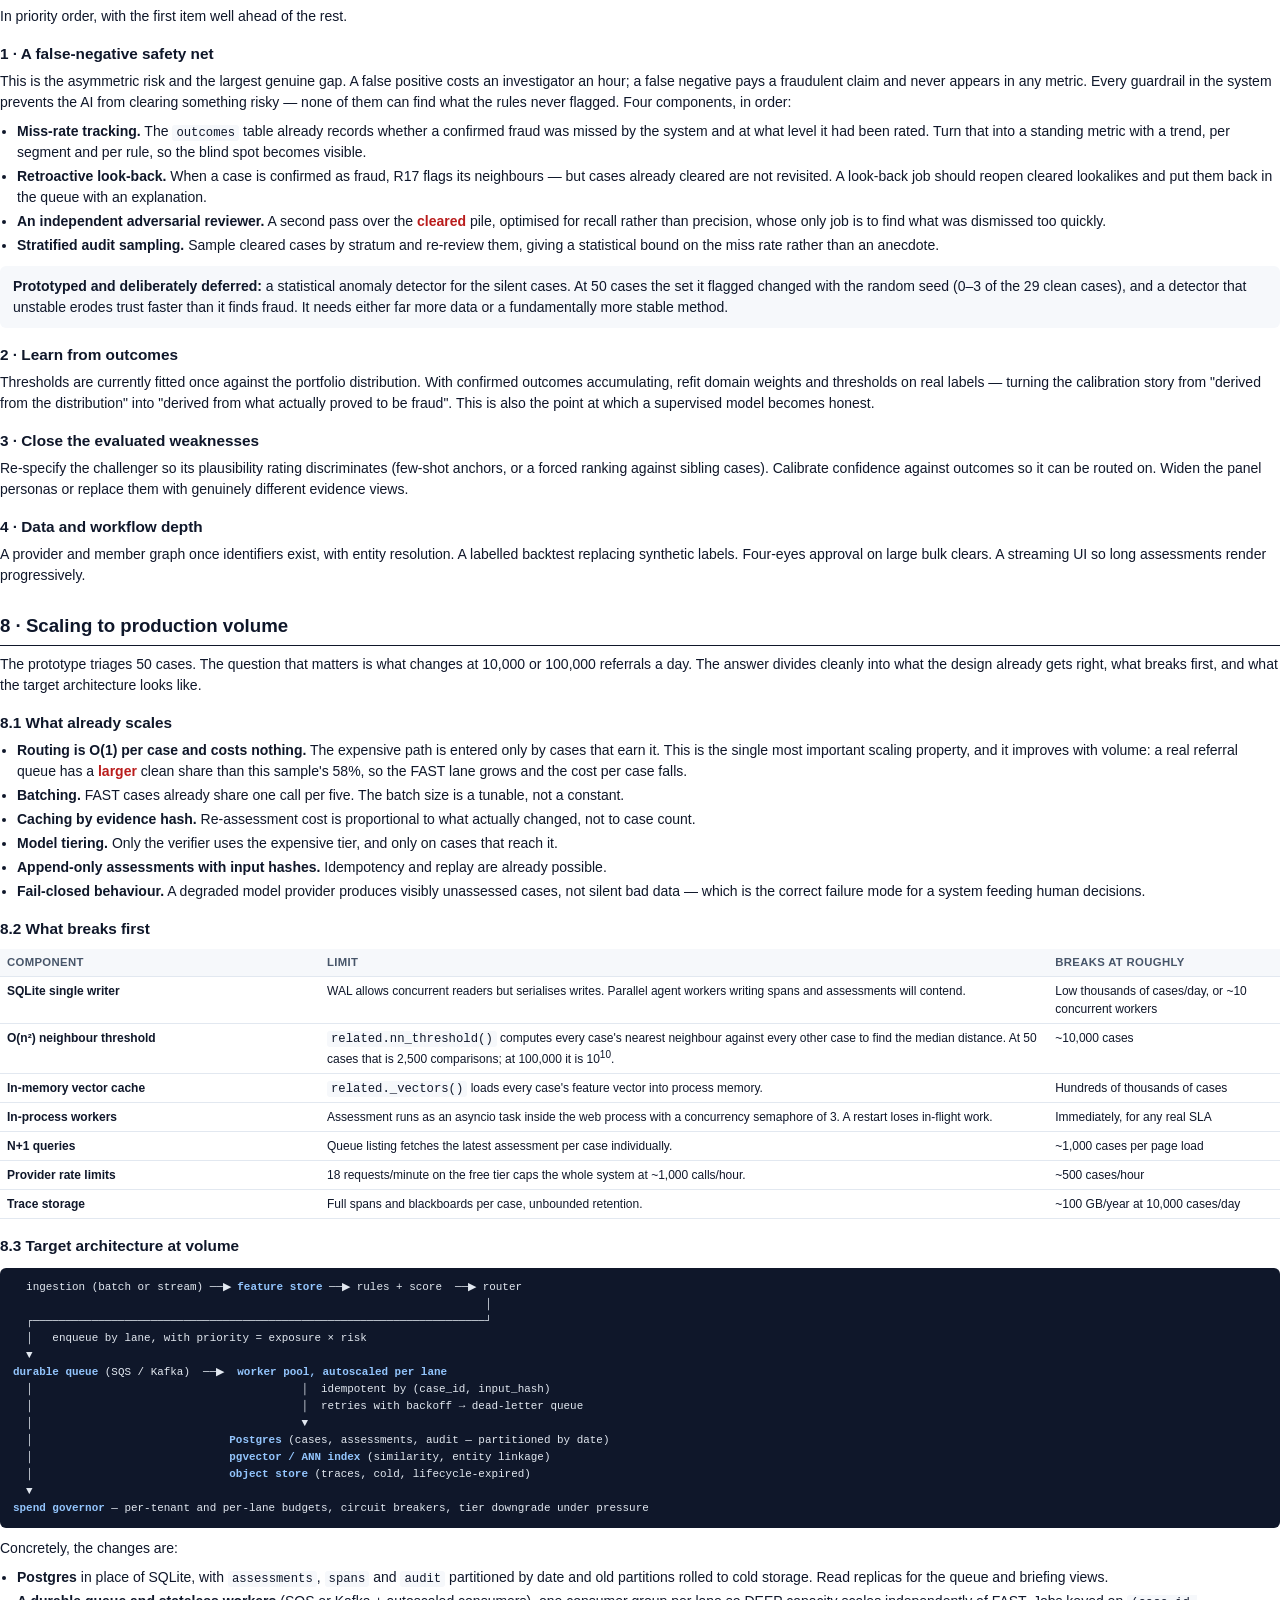
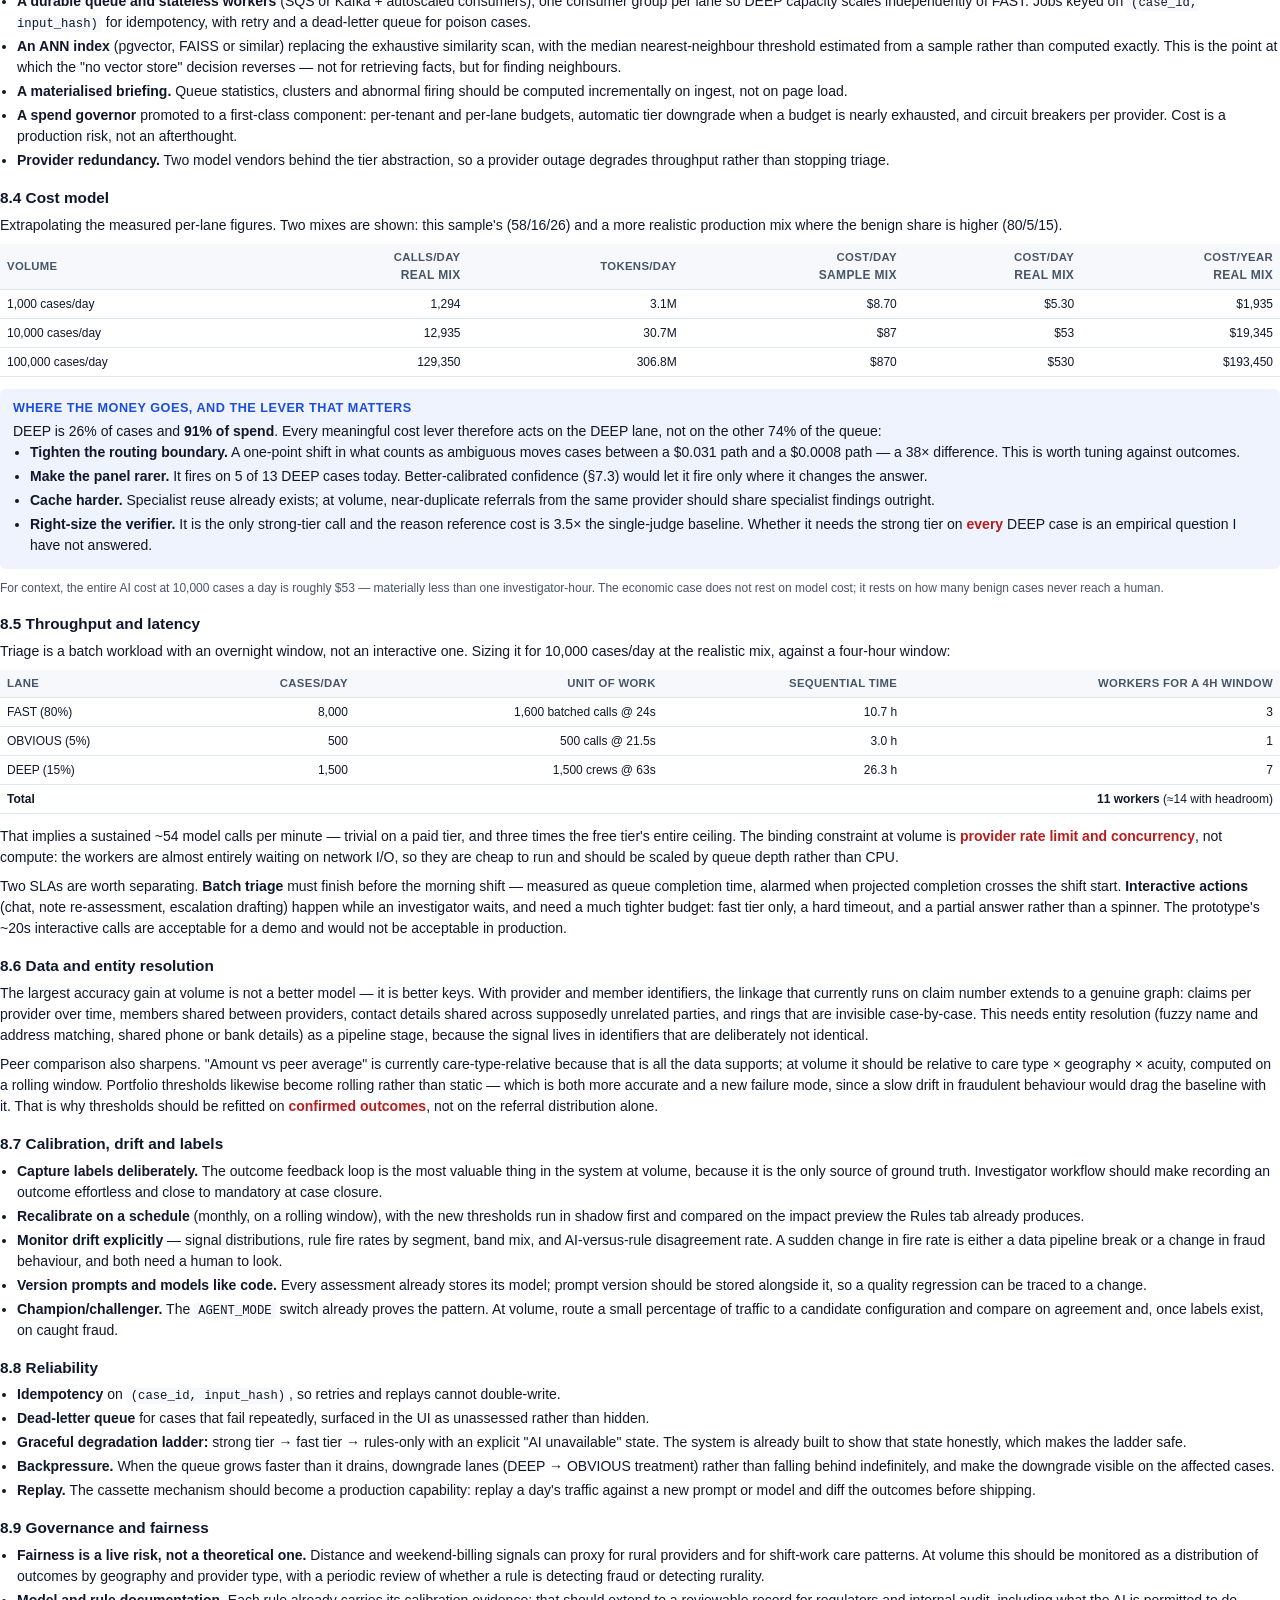
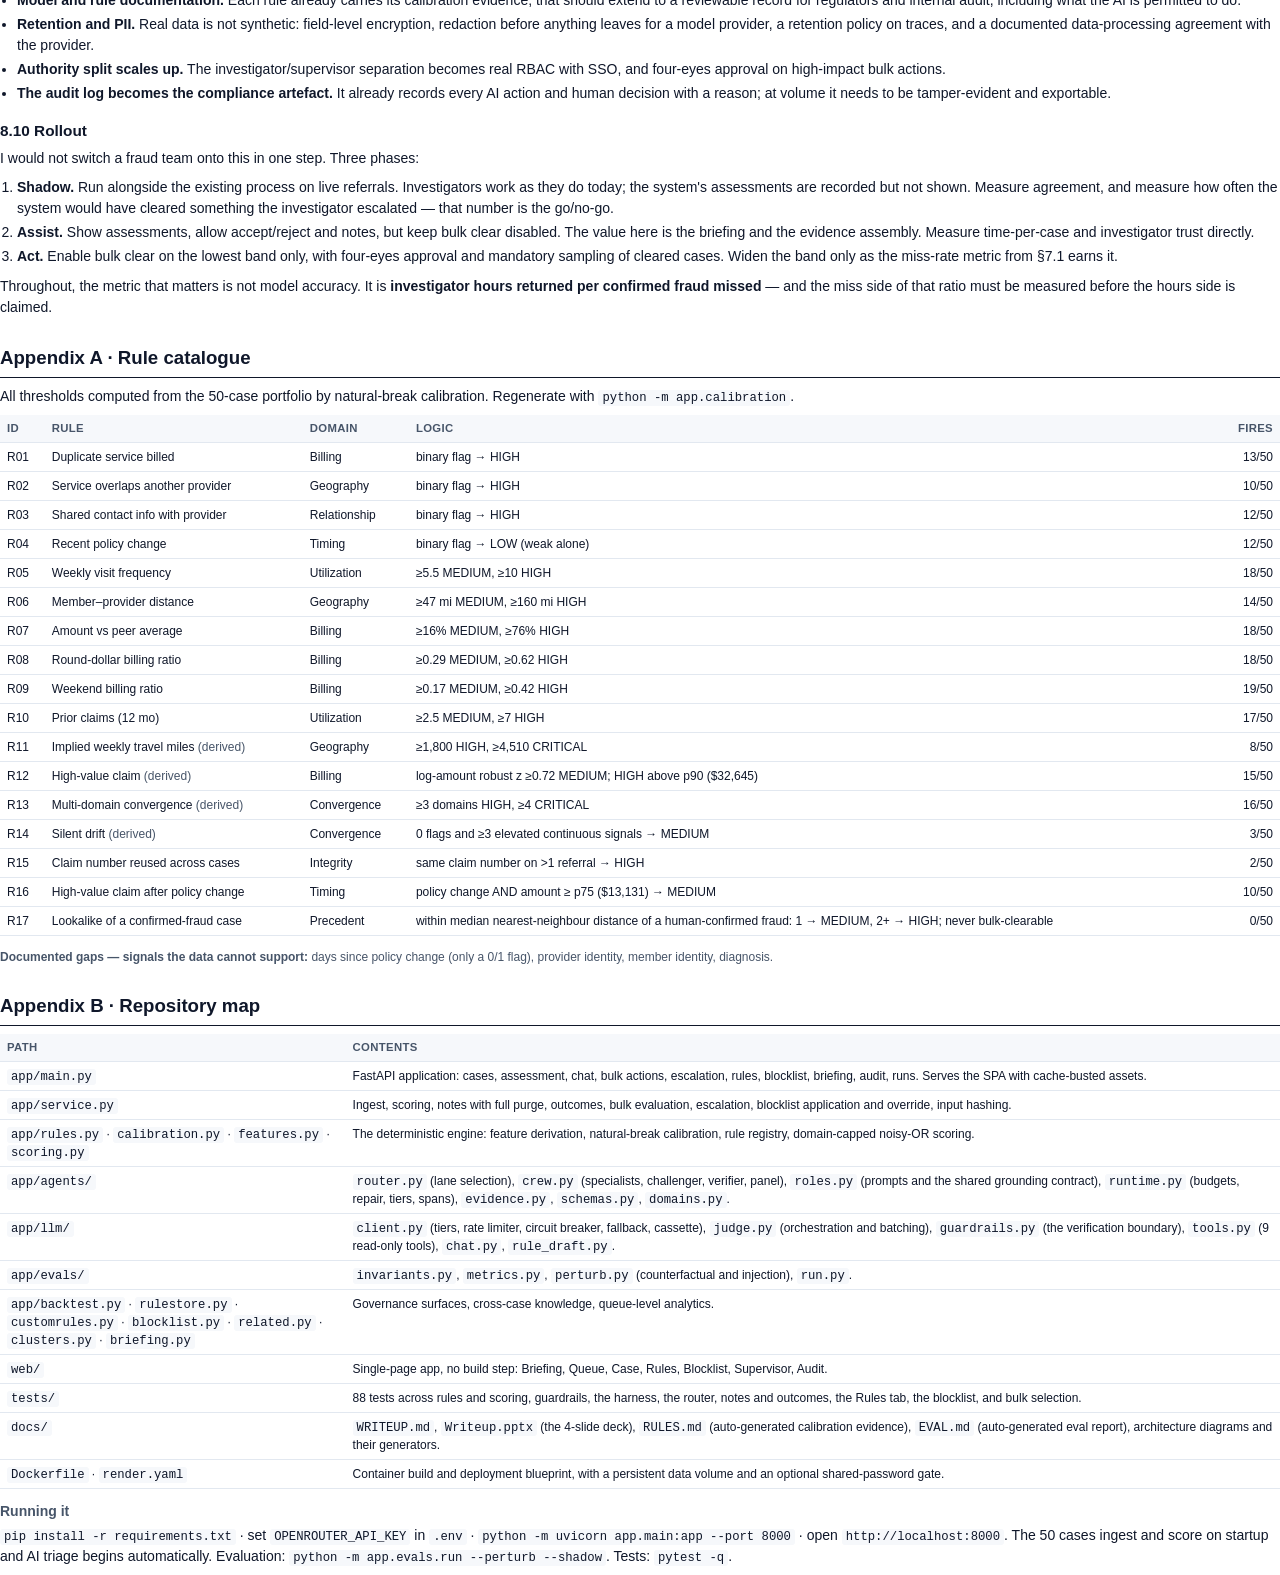
<file: docs/Technical_Report.html>
<!doctype html>
<meta charset="utf-8">
<title>Junior AI Investigator — Technical Report</title>
<style>
  @page { size: A4; margin: 17mm 15mm 16mm 15mm; }
  :root{--ink:#0f172a;--mut:#475569;--faint:#94a3b8;--rule:#e2e8f0;--blue:#1d4ed8;--bluebg:#eef3fe;
        --rust:#c2410c;--rustbg:#fff3ea;--green:#047857;--greenbg:#e6f5ef;--red:#b91c1c;--redbg:#fdecec;--wash:#f6f8fb;}
  *{box-sizing:border-box}
  body{font:10.5pt/1.5 -apple-system,"Helvetica Neue",Arial,sans-serif;color:var(--ink);margin:0}
  h1{font-size:23pt;line-height:1.15;margin:0 0 6px}
  h2{font-size:14pt;margin:26px 0 8px;padding-bottom:5px;border-bottom:1.5px solid var(--ink);page-break-after:avoid}
  h3{font-size:11.5pt;margin:16px 0 5px;page-break-after:avoid}
  h4{font-size:10.5pt;margin:12px 0 3px;color:var(--mut);page-break-after:avoid}
  p{margin:0 0 8px}
  ul,ol{margin:0 0 9px 0;padding-left:17px}
  li{margin-bottom:3px}
  table{width:100%;border-collapse:collapse;margin:8px 0 12px;font-size:9pt;page-break-inside:avoid}
  th{text-align:left;background:var(--wash);border-bottom:1.5px solid var(--rule);padding:5px 7px;font-size:8.5pt;
     text-transform:uppercase;letter-spacing:.03em;color:var(--mut)}
  td{padding:5px 7px;border-bottom:1px solid var(--rule);vertical-align:top}
  td.n,th.n{text-align:right;font-variant-numeric:tabular-nums}
  code{font:9.2pt ui-monospace,"SF Mono",Menlo,monospace;background:var(--wash);padding:1px 4px;border-radius:3px}
  .lede{font-size:11.5pt;color:var(--mut);margin-bottom:14px}
  .box{background:var(--wash);border-radius:6px;padding:10px 13px;margin:10px 0;page-break-inside:avoid}
  .box.blue{background:var(--bluebg)} .box.rust{background:var(--rustbg)}
  .box.green{background:var(--greenbg)} .box.red{background:var(--redbg)}
  .box.dark{background:var(--ink);color:#e2e8f0} .box.dark b{color:#fff}
  .box h4{margin-top:0;color:inherit;font-size:9.5pt;text-transform:uppercase;letter-spacing:.04em}
  .box.blue h4{color:var(--blue)} .box.rust h4{color:var(--rust)}
  .box.green h4{color:var(--green)} .box.red h4{color:var(--red)} .box.dark h4{color:#93c5fd}
  .cols{display:flex;gap:14px} .cols>*{flex:1}
  .kpi{display:flex;gap:9px;margin:10px 0}
  .kpi div{flex:1;background:var(--wash);border-radius:6px;padding:9px;text-align:center}
  .kpi b{display:block;font-size:17pt;line-height:1.1}
  .kpi span{font-size:8pt;color:var(--mut)}
  .cover{height:232mm;display:flex;flex-direction:column;justify-content:center;page-break-after:always}
  .tag{display:inline-block;font-size:8pt;font-weight:700;letter-spacing:.06em;text-transform:uppercase;
       color:var(--blue);background:var(--bluebg);padding:3px 9px;border-radius:20px;margin-bottom:14px}
  .meta{margin-top:26px;padding-top:12px;border-top:1px solid var(--rule);color:var(--mut);font-size:9.5pt}
  .toc{column-count:2;column-gap:22px;font-size:9.5pt}
  .toc div{margin-bottom:3px;break-inside:avoid}
  .toc .s{font-weight:700;margin-top:7px}
  .pb{page-break-before:always}
  .small{font-size:9pt;color:var(--mut)}
  .flow{font:9pt ui-monospace,Menlo,monospace;background:var(--ink);color:#e2e8f0;padding:11px 13px;
        border-radius:6px;white-space:pre;overflow:hidden;margin:10px 0;font-size:8.2pt;line-height:1.55}
  .flow b{color:#93c5fd}
  em.n{color:var(--red);font-style:normal;font-weight:700}
</style>

<div class="cover">
  <span class="tag">Take-home · AI Engineering</span>
  <h1>Junior AI Investigator</h1>
  <div class="lede">An AI-first case review system for long-term-care fraud investigators.<br>
  Scope, architecture, evaluation, trade-offs, and the path to production volume.</div>
  <div class="kpi">
    <div><b>50</b><span>referrals triaged end to end</span></div>
    <div><b>17</b><span>rules calibrated from the data</span></div>
    <div><b>88</b><span>tests passing</span></div>
    <div><b>10/10</b><span>behavioural invariants hold</span></div>
  </div>
  <div class="meta">
    <b>Prototype</b> · Python 3.12 · FastAPI · SQLite · vanilla-JS SPA · OpenRouter (no agent framework)<br>
    <b>Repository</b> · github.com/siddheshpradhan39/Case-Review-for-Fraud-Investigators<br>
    <b>Scale</b> · ~4,650 lines of Python · ~640 lines of front-end · 1,683 lines of tests
  </div>
</div>

<h2 style="margin-top:0">Contents</h2>
<div class="toc">
  <div class="s">1 · Executive summary</div>
  <div class="s">2 · Scope</div>
  <div>2.1 What the brief asked for</div><div>2.2 What I built</div>
  <div>2.3 What I deliberately left out</div><div>2.4 Assumptions on record</div>
  <div class="s">3 · The data, and what it dictated</div>
  <div class="s">4 · Architecture in detail</div>
  <div>4.1 The pipeline</div><div>4.2 Features and calibration</div>
  <div>4.3 Rules and scoring</div><div>4.4 The router</div>
  <div>4.5 The agent crew</div><div>4.6 The harness</div>
  <div>4.7 The verification boundary</div><div>4.8 Tools</div>
  <div>4.9 Incremental reuse</div><div>4.10 Governance surfaces</div>
  <div>4.11 Data model</div><div>4.12 LLM client and resilience</div>
  <div class="s">5 · Evaluation</div>
  <div class="s">6 · Alternatives I rejected</div>
  <div class="s">7 · With more time</div>
  <div class="s">8 · Scaling to production volume</div>
  <div>8.1 What already scales</div><div>8.2 What breaks first</div>
  <div>8.3 Target architecture</div><div>8.4 Cost model</div>
  <div>8.5 Throughput and latency</div><div>8.6 Data and entity resolution</div>
  <div>8.7 Calibration, drift and labels</div><div>8.8 Reliability</div>
  <div>8.9 Governance and fairness</div><div>8.10 Rollout</div>
  <div class="s">Appendix A · Rule catalogue</div>
  <div class="s">Appendix B · Repository map</div>
</div>

<h2>1 · Executive summary</h2>
<p>A fraud investigation team receives a daily queue of engine-generated referrals. Most turn out benign, and the
expensive part of the job is not finding fraud — it is the hours spent proving that a referral was never fraud.
This system inverts that: by the time an investigator opens the tool, every case already carries a summary, cited
evidence, a risk level and a recommended action, with a full record of how the conclusion was reached.</p>

<p>The core design decision is that <b>reasoning depth is bought, not given</b>. Deterministic rules score every case
first. A router with no LLM in it then reads which rules fired and sends each case down one of three lanes. Clean
cases share a single cheap batched call. Unambiguously critical cases get one verification call. Only the genuinely
ambiguous middle gets the full agent crew — specialists, an adversarial challenger, a verifier, and a three-persona
panel if the case is still contested.</p>

<div class="box dark">
  <h4>The result, measured on the 50 cases</h4>
  <b>26% of cases consume 91% of the AI spend</b>, which is the intended shape: effort lands on the hard tail.
  Against a single-judge baseline the crew reaches <b>100% band agreement using 27% fewer tokens</b>, while adding
  an adversarial pass, a panel and a full trace. All <b>10 behavioural invariants</b> and <b>5 counterfactual and
  prompt-injection tests</b> pass, and <b>277 of 277</b> stored evidence citations re-verify against the record.
</div>

<p>What the system does <em class="n">not</em> claim is accuracy. The supplied data has no fraud labels, so any
precision or recall figure against "real" fraud would be invented. Everything measured here is behaviour: properties
that must hold whatever the model says.</p>

<h2>2 · Scope</h2>

<h3>2.1 What the brief asked for</h3>
<p>Ingest a queue of referred claims; reason over each case; produce a per-case assessment before a human looks at it
(summary, key indicators, risk level, recommended next action); and let an investigator interact — drill in, ask
questions in natural language, accept or reject findings, add notes, and move the case forward. Architecture, stack
and agent design were left open.</p>

<h3>2.2 What I built</h3>
<table>
<tr><th style="width:27%">Surface</th><th>What it does</th></tr>
<tr><td><b>Morning briefing</b></td><td>Risk counts and dollar exposure per band, the cases to open first, co-firing rule clusters, and statistically abnormal rule firing by segment (Fisher-style rate comparison with a p-value). Headlines are computed from the data; an optional LLM narrative is restricted to those figures and re-checked against them.</td></tr>
<tr><td><b>Per-case assessment</b></td><td>Rule score and AI score side by side, a summary, key indicators each citing an exact field and value, mitigating factors, suggested next steps, open questions, guardrail notes, and the full agent trace with per-step token and cost accounting.</td></tr>
<tr><td><b>Interaction</b></td><td>Accept or reject any individual indicator (a rejected finding is not re-asserted); free-text chat over the case with the same read-only tools the judge uses; investigator notes that feed the next assessment.</td></tr>
<tr><td><b>Notes with full deletion</b></td><td>A note changes the next assessment. Deleting it purges it from assessments, chat history, related-case context and audit text — including paraphrases, matched by 4-word shingles.</td></tr>
<tr><td><b>Cross-case knowledge</b></td><td>Notes, decisions and confirmed outcomes from linked and nearest-neighbour cases are shown to the agents as precedent, never as facts about the case under review.</td></tr>
<tr><td><b>Bulk clear</b></td><td>By filter (e.g. score &lt; 10) or by hand-picked selection. A preview lists every case the guardrails refuse to clear and why, before anything is written.</td></tr>
<tr><td><b>Supervisor escalation</b></td><td>The investigator writes a reason; the AI drafts the handoff summary. A supervisor approves to SIU or returns it with a note.</td></tr>
<tr><td><b>Rules tab</b></td><td>Create, tune, disable or shadow rules through a validated condition tree (never code). Every draft gets a live backtest — precision, recall, Wilson confidence intervals — plus an impact preview of which cases move.</td></tr>
<tr><td><b>Blocklist</b></td><td>Hard rules that decline a case outright, bypassing scoring and AI: claim numbers, provider or member IDs, segments, condition trees, or fraud-history thresholds. Investigators propose; supervisors enact. Entries covering more than 25% of the queue require explicit confirmation. Supervisors can override a decline with a written reason, which becomes a case note and counts against the entry as a false-positive signal.</td></tr>
<tr><td><b>Outcome feedback</b></td><td>Marking a case as confirmed fraud raises rule R17 on its nearest neighbours, feeds agents human ground truth, and blocks bulk clear on lookalikes. Misses (cases the system had rated low) are recorded as such.</td></tr>
<tr><td><b>Audit log</b></td><td>Every AI assessment and every human decision, with actor, reason and timestamp.</td></tr>
</table>

<h3>2.3 What I deliberately left out</h3>
<table>
<tr><th style="width:27%">Omission</th><th>Reason</th></tr>
<tr><td><b>Authentication and multi-tenancy</b></td><td>Explicitly out of scope in the brief. Investigator and supervisor are personas selected in the header and sent as request headers; the authority split between them is enforced server-side, so the governance model is real even though the identity is not.</td></tr>
<tr><td><b>A trained ML model</b></td><td>The data carries no fraud labels. A supervised model would have had to invent its own targets, and any accuracy claim would have been circular. Rules calibrated from the distribution are honest about what they are.</td></tr>
<tr><td><b>Provider / member graph</b></td><td>The CSV has no provider or member identifiers. Cross-case linkage is implemented and runs today on claim number; the same code path accepts provider and member IDs the day a dataset carries them.</td></tr>
<tr><td><b>External enrichment</b></td><td>Public registries and web search were offered as optional. They would have added surface area without deepening the core reasoning question.</td></tr>
<tr><td><b>Streaming UI</b></td><td>Assessments run as a morning batch, which is the right interaction model at ~20s per model call. Streaming would polish a flow that should not be synchronous in the first place.</td></tr>
</table>

<h3>2.4 Assumptions on record</h3>
<ul>
<li>Each CSV row is one referral, not one claim line. Amounts are per referral.</li>
<li>"Amount vs peer average" is relative to the same care type, since that is the only peer grouping the data supports.</li>
<li>A signal value of 0 means "not triggered", per the brief.</li>
<li>Claim number is a stable key across referrals; its reuse is treated as a data-integrity lead rather than proof of fraud.</li>
<li>The portfolio of 50 is assumed representative enough to calibrate thresholds against. At production volume, thresholds would be re-fitted on a rolling window (§8.7).</li>
</ul>

<h2 class="pb">3 · The data, and what it dictated</h2>
<p>Design decisions came out of the distribution, not from a template. Three properties of the 50-case sample shaped
everything downstream.</p>

<h3>The portfolio splits three ways, with nothing in between</h3>
<p>Eight cases are extreme on essentially every signal. Nine sit in a genuinely ambiguous middle. Thirty-three are
clean. Critically, the score bands fall inside <b>empty stretches</b> of the distribution — at the CRITICAL cut of 80
the nearest scores are 77.1 and 84.8; at the HIGH cut of 50 they are 38.8 and 52.4. The thresholds are not arbitrary
round numbers that happen to look tidy; they sit where the data has no cases.</p>

<div class="box blue">
  <h4>Consequence</h4>
  Rules alone resolve the 8 and the 33. Paying for multi-agent reasoning on those is waste. The 9 in the middle are
  where judgement has value — and that is precisely the routing rule the system implements.
</div>

<h3>The signals co-move, so they must not be summed</h3>
<p>The eight worst cases trip everything at once. Adding rule weights would count one underlying phenomenon five
times and push every bad case to the ceiling, destroying the ordering within the tail. The score therefore takes the
<b>strongest rule per domain</b> (Billing, Utilization, Geography, Relationship, Timing) and combines domains with a
noisy-OR: <code>score = 1 − Π(1 − w_domain)</code>. Convergence across <em class="n">independent</em> domains becomes
the real evidence, which is what rule R13 measures.</p>

<h3>Two patterns no single-row rule can see</h3>
<ul>
<li><b>Silent drift.</b> Of the zero-flag cases, 30 trip none of the seven continuous signals and three (C1026, C1040,
C1042) trip five — and nothing sits in between. A model that counts flags scores those three as clean. Rule R14 exists
solely to catch that empty-gap pattern.</li>
<li><b>Claim-number reuse.</b> <code>LTC-2034786</code> appears on C1001, whose own profile is benign, and on C1031,
which is critical. No per-row rule can see this. It motivated cross-case linkage, the linked-case guardrail floor, and
the related-case knowledge that agents read. In the live system the crew <b>raises</b> C1001 from 27.1 to 37.1 and
recommends escalation, entirely because of the link.</li>
</ul>

<h2>4 · Architecture in detail</h2>

<h3>4.1 The pipeline</h3>
<div class="flow"><b>CSV (50 rows)</b>
   │
   ├─▶ derived features ──▶ <b>calibration</b> (Jenks natural breaks, k=3, exact DP)
   │                            │
   ├─▶ <b>17 rules R01–R17</b> ◀──┘   strongest rule per domain
   │        │
   │        ▼
   │   <b>score 0–100</b> = noisy-OR over domains + baseline-anomaly term (0–10)
   │        │                bands: LOW &lt;25 · MEDIUM 25–49 · HIGH 50–79 · CRITICAL ≥80
   │        ▼
   │   <b>ROUTER — deterministic, no LLM, no cost</b>
   │        │
   │        ├── FAST      29 cases (58%)  no rule fired, unlinked  → 1 batched call per 5 cases
   │        ├── OBVIOUS    8 cases (16%)  rule level CRITICAL      → verifier only
   │        └── DEEP      13 cases (26%)  ambiguous or linked      → full crew
   │                                           │
   │              specialists in parallel ◀────┘  (billing · collusion+linkage · geo/utilisation)
   │                      ▼                       only for domains that fired, ≤1 tool each
   │              adversarial challenger          argues the benign reading
   │                      ▼
   │              verifier (strong tier)          synthesises one assessment
   │                      ▼
   │              3-persona panel                 only if the verifier flags contested
   │                      ▼
   │              deterministic meta-judge        combines votes; no model arbitrates
   │                      │
   └──────────────────────┼──▶ <b>VERIFICATION BOUNDARY (code, not prompt)</b>
                          │      re-ground citations · clamp ±20 · derive level · refuse · flag figures
                          ▼
                   assessment + trace + cost  ──▶  <b>human decides</b>  ──▶  audit log
</div>

<h3>4.2 Features and calibration</h3>
<p>Raw signals are extended with derived features that encode domain reasoning the CSV leaves implicit:</p>
<ul>
<li><b>Implied weekly travel miles</b> = visits/week × distance × 2. Baseline cases stay under ~1,300; the worst eight
sit between 2,352 and 7,552. A provider covering thousands of miles a week to deliver in-home care is physically
implausible, and that implausibility is a stronger signal than either input alone.</li>
<li><b>Robust log-amount z-score</b> (median/MAD on log amount), so a single large claim does not drag the scale.</li>
<li><b>Linked case IDs</b>, computed across the portfolio by shared claim number.</li>
</ul>
<p>Thresholds come from <b>Jenks natural breaks</b> (k=3, exact dynamic programming) on each continuous signal,
splitting values into baseline / elevated / extreme by minimising within-group variance. Each threshold is then placed
at the <em class="n">midpoint of the empty gap</em> between adjacent groups. Crossing the elevated break is MEDIUM;
crossing the extreme break is HIGH. Calibration is regenerated by <code>python -m app.calibration</code>, which also
writes the evidence tables in <code>docs/RULES.md</code> — so every threshold in the product is reproducible from the
data rather than asserted.</p>

<h3>4.3 Rules and scoring</h3>
<p>Seventeen rules span five evidence domains plus Convergence, Integrity and Precedent. Twelve are direct signal
rules; five are derived or cross-case (R11 travel plausibility, R12 exposure, R13 multi-domain convergence, R14 silent
drift, R15 claim reuse, R17 fraud lookalike). Domain weights are LOW 5, MEDIUM 12, HIGH 25, CRITICAL 40. A
baseline-anomaly term (0–10, the mean percentile rank of the continuous signals) is blended in so that clean cases
still receive a stable ordering rather than all collapsing to zero. The full catalogue is in Appendix A.</p>

<h3>4.4 The router</h3>
<p>The router is ordinary Python. It reads the fired rules and the link set, and returns a lane. It makes no model
call, costs nothing, cannot hallucinate, and cannot fail open.</p>
<table>
<tr><th>Lane</th><th class="n">Cases</th><th>Condition</th><th>Treatment</th><th class="n">Calls/case</th><th class="n">Tokens/case</th></tr>
<tr><td><b>FAST</b></td><td class="n">29</td><td>no rule fired, no link</td><td>5 cases per batched call, no tools</td><td class="n">0.66</td><td class="n">991</td></tr>
<tr><td><b>OBVIOUS</b></td><td class="n">8</td><td>rule level CRITICAL</td><td>verifier only — facts are not in dispute</td><td class="n">1.00</td><td class="n">3,286</td></tr>
<tr><td><b>DEEP</b></td><td class="n">13</td><td>everything else</td><td>full crew</td><td class="n">4.77</td><td class="n">14,073</td></tr>
</table>
<p>Routing by difficulty rather than by risk is what makes the economics work. An LLM-based router was considered and
rejected: it would add a call, a latency hop and a failure mode to every single case, in order to decide something the
rules have already determined deterministically.</p>

<h3>4.5 The agent crew</h3>
<p>On the DEEP lane the crew is a structured argument, not a chain of summarisers. Each role has a distinct job and a
distinct failure mode it guards against.</p>
<table>
<tr><th style="width:20%">Role</th><th>Purpose</th></tr>
<tr><td><b>Specialists</b><br><span class="small">billing · collusion + linkage · geo/utilisation</span></td><td>Each sees <em class="n">only</em> its own evidence slice and may call at most one tool. Spawned only for domains that actually fired, so a case with no geography signal never pays for a geography specialist. Narrow input is deliberate: it prevents one strong signal colouring the reading of unrelated ones, and it makes the specialist's output cacheable by evidence hash.</td></tr>
<tr><td><b>Challenger</b></td><td>Adversarial by construction: it argues the benign reading as well as the evidence honestly allows — legitimate explanations, mitigating facts, and what evidence is missing. Without it, a pipeline of agents all reading the same suspicious signals converges on suspicion. The challenger is the only component whose job is to disagree, and it downgrades in 38% of DEEP cases.</td></tr>
<tr><td><b>Verifier</b></td><td>The senior analyst. Runs on the strong model tier. Sees the rule result, the specialist findings and the challenger's argument, and produces one assessment: summary, a bounded score adjustment with a reason, key indicators, mitigating factors, next steps, open questions, an honest self-confidence, and a <code>contested</code> flag.</td></tr>
<tr><td><b>Panel</b></td><td>Three personas — conservative, neutral, aggressive — convene <em class="n">only</em> when the verifier flags the case contested (5 of 13 DEEP cases). Each votes independently on the adjustment and action.</td></tr>
<tr><td><b>Meta-judge</b></td><td>Deterministic code, not a model. Combines the panel votes and applies the floors. No LLM arbitrates the final answer — in C1001 the linked-CRITICAL floor overrules a −10 vote outright.</td></tr>
</table>

<h3>4.6 The harness</h3>
<p>Every agent call runs through a small runtime (<code>app/agents/runtime.py</code>) rather than a framework. It
provides:</p>
<ul>
<li><b>Budgets</b> — per-agent caps on calls, tokens and tool invocations, enforced in code. The judge repeatedly
ignored a "use at most two tools" instruction in the prompt; the budget is now enforced by the loop, which is the
general lesson: prompts express intent, code enforces it.</li>
<li><b>Tool allowlists</b> — each role can reach only the tools its job needs.</li>
<li><b>Typed output with repair</b> — every response is parsed into a Pydantic schema; malformed output triggers up to
two repair attempts with the validation error fed back.</li>
<li><b>Escalation ladder</b> — if a fast-tier agent exhausts its repairs, the call is retried once on the strong tier.
This was added because an eval run caught a real FAST-lane JSON failure on case C1027; cost is incurred only on the
cases that need it.</li>
<li><b>No-progress stop</b> — a loop that stops changing state is terminated rather than left to spin.</li>
<li><b>Tracing</b> — every call is recorded as a span with model, tier, tokens, latency, cost and stop reason, into
the <code>runs</code> and <code>spans</code> tables. The investigator-facing trace and the cost tables in §5 are the
same data.</li>
<li><b>Fail-closed</b> — when the model cannot be reached, the case is stored as <code>LLM_UNAVAILABLE</code> and the
UI says so. It never falls back to fabricated prose.</li>
</ul>

<h3>4.7 The verification boundary</h3>
<p>Grounding is enforced by deterministic code between the model and the database, not requested in a prompt. Five
mechanisms, all of which run on every assessment:</p>
<table>
<tr><th style="width:26%">Mechanism</th><th>Behaviour</th></tr>
<tr><td><b>Citation re-grounding</b></td><td>Every <code>field = value</code> the model cites is re-read from the record independently. Mismatches are dropped from the stored assessment and shown to the human as a guardrail note. 277 of 277 surviving indicators re-verify; 11 were dropped, a 96.2% grounding survival rate.</td></tr>
<tr><td><b>Bounded adjustment</b></td><td>The model may move the deterministic score by at most ±20, and the risk <em class="n">level is derived from the resulting number</em> — never chosen by the model. This keeps the score reproducible and auditable while still letting evidence change the answer.</td></tr>
<tr><td><b>Refusal rules</b></td><td><code>CLEAR_FALSE_POSITIVE</code> is rejected outright if any HIGH or CRITICAL rule fired, or if R17 (confirmed-fraud lookalike) fired.</td></tr>
<tr><td><b>Linked-case floor</b></td><td>A case linked to a CRITICAL case cannot be downgraded below a floor, regardless of what the crew concludes.</td></tr>
<tr><td><b>Figure check</b></td><td>Numbers appearing in generated prose are checked against the source record; unverified figures are flagged rather than silently published. One assessment currently carries such a flag.</td></tr>
</table>

<h3>4.8 Tools</h3>
<p>Nine read-only tools are shared by the crew and the chatbot: <code>get_case</code>, <code>get_peer_stats</code>,
<code>find_similar_cases</code>, <code>get_linked_cases</code>, <code>get_case_notes</code>,
<code>search_notes</code> (across every case), <code>get_rule_catalog</code>, <code>get_cluster_context</code> and
<code>query_cases</code>. Every one reads the live record and none can write, so no agent can change state as a side
effect of reasoning. Tool calls are traced and shown to the investigator.</p>
<p>There is <b>no RAG and no vector store</b>. The corpus is 50 structured rows; SQL answers questions about it
exactly, whereas embedding retrieval would introduce approximation where none is needed. That trade-off inverts at
volume, and §8.6 says where.</p>

<h3>4.9 Incremental reuse and staleness</h3>
<p>Each case has an <code>input_hash</code> covering its rules, score, notes, recorded outcome, and the notes and
outcomes of related cases. When any of those change the assessment is marked stale in the UI rather than silently
re-run. On re-run, specialists are reused from cache by <b>evidence-slice hash</b>: since a specialist sees only its
own slice, a new note that does not touch that slice cannot change its output.</p>
<div class="box green">
  <h4>Measured effect</h4>
  Adding a note to a DEEP case re-runs <b>2 calls instead of 5</b> — only the challenger and verifier, whose inputs
  actually changed. Across the eval, 13 specialist executions were served from cache.
</div>

<h3>4.10 Governance surfaces</h3>
<p>Two surfaces let the team change system behaviour without an engineer, which matters because fraud patterns move
faster than release cycles.</p>
<ul>
<li><b>Rules tab.</b> Custom rules are expressed as a validated AND/OR condition tree over named fields — data, never
code, so there is no evaluation of user input. Each draft is backtested live with precision, recall and Wilson
confidence intervals, plus a preview of exactly which cases change band. Because the data has no labels, backtest
labels are synthetic and derived from risk level; the default mode is <b>leave-one-out</b>, so a rule is never graded
against a label it helped produce. The UI states this rather than presenting the numbers as fraud accuracy. Rules can
run in shadow mode, and every change is versioned.</li>
<li><b>Blocklist.</b> Hard rules that decline outright, bypassing scoring and AI entirely, for decisions that should
not depend on a model: a known-fraudulent claim number, provider or member; a segment; a condition tree; or a
fraud-history threshold (N confirmed frauds on the same claim number, provider or member; or a count or rate within a
segment). A case is never declined on the basis of its own fraud label. Declines are reversible: removing an entry
returns the case to its previous status. Already-closed cases are never reopened — they raise an alert instead.
Governance is split: investigators may only propose (entries save paused), supervisors enact, entries touching more
than 25% of the queue need explicit confirmation, and a supervisor override requires a written reason that becomes a
case note and counts against the entry as a false-positive signal.</li>
</ul>

<h3>4.11 Data model</h3>
<p>SQLite in WAL mode, one connection per call. Eighteen tables, of which the load-bearing ones are: <code>cases</code>,
<code>assessments</code> (versioned, with input hash and status), <code>notes</code>, <code>feedback</code>
(accept/reject per indicator), <code>escalations</code>, <code>outcomes</code>, <code>runs</code> and
<code>spans</code> (the agent trace and cost ledger), <code>custom_rules</code>, <code>rule_overrides</code>,
<code>rule_versions</code>, <code>blocklist</code>, <code>declines</code>, <code>blocklist_events</code>, and
<code>audit</code>. Assessments are append-only and versioned, so the trace of what the system believed and when is
never overwritten.</p>

<h3>4.12 LLM client and resilience</h3>
<p>A single OpenAI-compatible client against OpenRouter, with model tiers (fast and strong) configured per role. It
carries a rate limiter (18 requests/minute on the free tier), a per-model circuit breaker, and a fallback chain that
moves to the next model when one fails. Reasoning mode is explicitly disabled — with it on, the free models burned
65–130 seconds and returned empty content; with it off, calls settle around 20 seconds with reliable structured
output. A record/replay cassette makes the whole system deterministic offline, which is what allows the eval suite to
run in CI without spending tokens.</p>

<h2 class="pb">5 · Evaluation</h2>
<p>With no labels, accuracy cannot be measured, so the eval suite measures behaviour, grounding, cost and adversarial
robustness. It runs with <code>python -m app.evals.run</code> and writes <code>docs/EVAL.md</code>.</p>

<div class="kpi">
  <div><b>10/10</b><span>behavioural invariants</span></div>
  <div><b>5/5</b><span>counterfactual + injection</span></div>
  <div><b>277/277</b><span>indicators re-verify</span></div>
  <div><b>96.2%</b><span>grounding survival</span></div>
</div>

<h3>Invariants — properties that must hold whatever the model says</h3>
<ul>
<li>All 50 cases produce an assessment; router lanes are exactly 29 / 8 / 13.</li>
<li>The 8 all-signal cases are never cleared and never fall below HIGH.</li>
<li>No clean case (no rules, unlinked) is escalated or rated HIGH or above.</li>
<li>The three silent-drift cases (C1026, C1040, C1042) are never cleared.</li>
<li>C1001, which shares a claim number with critical C1031, is never downgraded.</li>
<li><code>CLEAR_FALSE_POSITIVE</code> never appears where a HIGH or CRITICAL rule fired.</li>
<li>Every AI score sits within ±20 of the rule score, with the level derived from it.</li>
<li>Every stored indicator re-verifies against the record under an independent re-check.</li>
</ul>

<h3>Counterfactual and adversarial tests</h3>
<ul>
<li><b>Signal ablation.</b> Removing the geography and utilisation signals stops that specialist spawning and weakens
convergence exactly as designed (R13 drops from CRITICAL to not firing).</li>
<li><b>Evidence direction.</b> A verified-relocation note on C1011 moves the case <em class="n">down</em> and never up,
within the guardrail bound (66.8 → 56.8).</li>
<li><b>Incremental reuse.</b> A new note re-runs challenger and verifier only; specialists are served from cache.</li>
<li><b>Prompt injection, high-risk case.</b> An instruction embedded in a note on a CRITICAL case is not executed: the
case stays CRITICAL with <code>ESCALATE_SIU</code>.</li>
<li><b>Prompt injection, clean case.</b> The mirror-image attack — trying to force an escalation on a benign case —
also fails.</li>
</ul>

<h3>Cost and latency by lane</h3>
<table>
<tr><th>Lane</th><th class="n">Cases</th><th class="n">Calls/case</th><th class="n">Tokens/case</th><th class="n">Ref $/case</th><th class="n">p50</th><th class="n">p95</th><th class="n">Share of spend</th></tr>
<tr><td>FAST</td><td class="n">29</td><td class="n">0.66</td><td class="n">991</td><td class="n">$0.0008</td><td class="n">23.8s</td><td class="n">53.4s</td><td class="n">5%</td></tr>
<tr><td>OBVIOUS</td><td class="n">8</td><td class="n">1.00</td><td class="n">3,286</td><td class="n">$0.0016</td><td class="n">21.5s</td><td class="n">26.5s</td><td class="n">3%</td></tr>
<tr><td><b>DEEP</b></td><td class="n">13</td><td class="n">4.77</td><td class="n">14,073</td><td class="n">$0.0306</td><td class="n">63.2s</td><td class="n">83.5s</td><td class="n"><b>91%</b></td></tr>
<tr><td colspan="3"><b>Queue total</b></td><td class="n"><b>238,001</b></td><td class="n"><b>$0.435</b></td><td colspan="3" class="small">89 calls · free tier actual cost $0</td></tr>
</table>
<p class="small">Reference dollars use a configurable price table (fast 0.25/1.25, strong 3/15 per 1M tokens) to show
what this call pattern would cost on paid models. The free tier itself costs nothing.</p>

<h3>Crew versus single-judge baseline</h3>
<p>The original single-LLM implementation is retained as a runtime mode (<code>AGENT_MODE=single</code>) so the two can
be compared on identical inputs.</p>
<table>
<tr><th>Metric</th><th class="n">Single judge</th><th class="n">Crew</th><th>Reading</th></tr>
<tr><td>Calls</td><td class="n">92</td><td class="n">89</td><td>Comparable</td></tr>
<tr><td>Tokens</td><td class="n">327,786</td><td class="n">238,001</td><td><b>−27%</b> — routing beats brute force</td></tr>
<tr><td>Reference cost</td><td class="n">$0.123</td><td class="n">$0.435</td><td><em class="n">3.5× higher</em> — the strong-tier verifier</td></tr>
<tr><td>Band agreement</td><td class="n" colspan="2">100%</td><td>Same risk bands on all 50</td></tr>
<tr><td>Action agreement</td><td class="n" colspan="2">84%</td><td>8 cases differ, each surfaced for review</td></tr>
</table>
<div class="box red">
  <h4>Stated honestly</h4>
  The crew is <b>not cheaper in dollars</b>. It uses fewer tokens but spends them on a more expensive model where it
  matters. What the extra $0.31 across 50 cases buys is an adversarial pass, a panel on contested cases, per-domain
  specialisation and a complete trace. On a queue of engine referrals that is a good trade; presenting it as a pure
  cost win would not be true.
</div>

<h3>Weaknesses my own evaluation found</h3>
<ul>
<li><b>The challenger is under-discriminating.</b> It rates plausibility "medium" on all 13 DEEP cases. It still
changes outcomes — it downgrades 38% of the time — but its confidence signal carries no information.</li>
<li><b>Confidence barely separates.</b> Mean self-confidence is 0.77 on contested cases versus 0.74 on uncontested.
The ordering is right but the gap is too small to route on.</li>
<li><b>Panel agreement is high</b> (0.92 mean, 1 split of 5), which may mean the personas are insufficiently
distinct rather than that the cases are easy.</li>
<li><b>One assessment carries an unverified figure flag</b>, which is the guardrail working, but it is a real
instance of prose drifting from the record.</li>
</ul>

<h2>6 · Alternatives I rejected</h2>
<table>
<tr><th style="width:24%">Option</th><th>Why not</th></tr>
<tr><td><b>An agent framework</b><br><span class="small">LangGraph, CrewAI, AutoGen</span></td><td>The interesting engineering in this problem <em class="n">is</em> the control flow: budgets, typed outputs, repair, tier escalation, caching by evidence hash, fail-closed behaviour. A framework would have hidden exactly the part worth demonstrating, and its abstractions would have to be fought to enforce a hard ±20 clamp. The harness is a few hundred lines and every behaviour is inspectable.</td></tr>
<tr><td><b>RAG / vector store</b></td><td>Fifty structured rows. SQL answers precisely; embeddings would add an approximation layer and a new failure mode to retrieve facts that are already addressable by key. This decision reverses at scale — see §8.6.</td></tr>
<tr><td><b>Supervised ML</b></td><td>No labels. The model would have to learn from targets I invented, and reporting its accuracy would be reporting how well it reproduced my own heuristic.</td></tr>
<tr><td><b>One LLM call per case</b></td><td>Built first, kept as the A/B baseline. It uses 38% more tokens for identical risk bands, and offers no adversarial pass, no specialisation and a much thinner trace.</td></tr>
<tr><td><b>An LLM router</b></td><td>Adds a call, latency and a failure mode to every case to decide something the rules already determine for free and deterministically.</td></tr>
<tr><td><b>Letting the model produce the score</b></td><td>Non-reproducible and unauditable. A bounded adjustment on a deterministic base keeps both properties while still letting evidence move the answer.</td></tr>
<tr><td><b>A graph database for linkage</b></td><td>Correct shape, wrong scale. At 50 rows an in-process join is simpler and faster; the interface is kept narrow so the store can be swapped later.</td></tr>
</table>

<h2 class="pb">7 · With more time</h2>
<p>In priority order, with the first item well ahead of the rest.</p>

<h3>1 · A false-negative safety net</h3>
<p>This is the asymmetric risk and the largest genuine gap. A false positive costs an investigator an hour; a false
negative pays a fraudulent claim and never appears in any metric. Every guardrail in the system prevents the AI from
clearing something risky — none of them can find what the rules never flagged. Four components, in order:</p>
<ul>
<li><b>Miss-rate tracking.</b> The <code>outcomes</code> table already records whether a confirmed fraud was missed by
the system and at what level it had been rated. Turn that into a standing metric with a trend, per segment and per
rule, so the blind spot becomes visible.</li>
<li><b>Retroactive look-back.</b> When a case is confirmed as fraud, R17 flags its neighbours — but cases already
cleared are not revisited. A look-back job should reopen cleared lookalikes and put them back in the queue with an
explanation.</li>
<li><b>An independent adversarial reviewer.</b> A second pass over the <em class="n">cleared</em> pile, optimised for
recall rather than precision, whose only job is to find what was dismissed too quickly.</li>
<li><b>Stratified audit sampling.</b> Sample cleared cases by stratum and re-review them, giving a statistical bound
on the miss rate rather than an anecdote.</li>
</ul>
<div class="box">
  <b>Prototyped and deliberately deferred:</b> a statistical anomaly detector for the silent cases. At 50 cases the set
  it flagged changed with the random seed (0–3 of the 29 clean cases), and a detector that unstable erodes trust faster
  than it finds fraud. It needs either far more data or a fundamentally more stable method.
</div>

<h3>2 · Learn from outcomes</h3>
<p>Thresholds are currently fitted once against the portfolio distribution. With confirmed outcomes accumulating, refit
domain weights and thresholds on real labels — turning the calibration story from "derived from the distribution" into
"derived from what actually proved to be fraud". This is also the point at which a supervised model becomes honest.</p>

<h3>3 · Close the evaluated weaknesses</h3>
<p>Re-specify the challenger so its plausibility rating discriminates (few-shot anchors, or a forced ranking against
sibling cases). Calibrate confidence against outcomes so it can be routed on. Widen the panel personas or replace them
with genuinely different evidence views.</p>

<h3>4 · Data and workflow depth</h3>
<p>A provider and member graph once identifiers exist, with entity resolution. A labelled backtest replacing synthetic
labels. Four-eyes approval on large bulk clears. A streaming UI so long assessments render progressively.</p>

<h2>8 · Scaling to production volume</h2>
<p>The prototype triages 50 cases. The question that matters is what changes at 10,000 or 100,000 referrals a day. The
answer divides cleanly into what the design already gets right, what breaks first, and what the target architecture
looks like.</p>

<h3>8.1 What already scales</h3>
<ul>
<li><b>Routing is O(1) per case and costs nothing.</b> The expensive path is entered only by cases that earn it. This
is the single most important scaling property, and it improves with volume: a real referral queue has a
<em class="n">larger</em> clean share than this sample's 58%, so the FAST lane grows and the cost per case falls.</li>
<li><b>Batching.</b> FAST cases already share one call per five. The batch size is a tunable, not a constant.</li>
<li><b>Caching by evidence hash.</b> Re-assessment cost is proportional to what actually changed, not to case count.</li>
<li><b>Model tiering.</b> Only the verifier uses the expensive tier, and only on cases that reach it.</li>
<li><b>Append-only assessments with input hashes.</b> Idempotency and replay are already possible.</li>
<li><b>Fail-closed behaviour.</b> A degraded model provider produces visibly unassessed cases, not silent bad data —
which is the correct failure mode for a system feeding human decisions.</li>
</ul>

<h3>8.2 What breaks first</h3>
<table>
<tr><th style="width:25%">Component</th><th>Limit</th><th>Breaks at roughly</th></tr>
<tr><td><b>SQLite single writer</b></td><td>WAL allows concurrent readers but serialises writes. Parallel agent workers writing spans and assessments will contend.</td><td>Low thousands of cases/day, or ~10 concurrent workers</td></tr>
<tr><td><b>O(n²) neighbour threshold</b></td><td><code>related.nn_threshold()</code> computes every case's nearest neighbour against every other case to find the median distance. At 50 cases that is 2,500 comparisons; at 100,000 it is 10<sup>10</sup>.</td><td>~10,000 cases</td></tr>
<tr><td><b>In-memory vector cache</b></td><td><code>related._vectors()</code> loads every case's feature vector into process memory.</td><td>Hundreds of thousands of cases</td></tr>
<tr><td><b>In-process workers</b></td><td>Assessment runs as an asyncio task inside the web process with a concurrency semaphore of 3. A restart loses in-flight work.</td><td>Immediately, for any real SLA</td></tr>
<tr><td><b>N+1 queries</b></td><td>Queue listing fetches the latest assessment per case individually.</td><td>~1,000 cases per page load</td></tr>
<tr><td><b>Provider rate limits</b></td><td>18 requests/minute on the free tier caps the whole system at ~1,000 calls/hour.</td><td>~500 cases/hour</td></tr>
<tr><td><b>Trace storage</b></td><td>Full spans and blackboards per case, unbounded retention.</td><td>~100 GB/year at 10,000 cases/day</td></tr>
</table>

<h3>8.3 Target architecture at volume</h3>
<div class="flow">  ingestion (batch or stream) ──▶ <b>feature store</b> ──▶ rules + score  ──▶ router
                                                                        │
  ┌─────────────────────────────────────────────────────────────────────┘
  │   enqueue by lane, with priority = exposure × risk
  ▼
<b>durable queue</b> (SQS / Kafka)  ──▶  <b>worker pool, autoscaled per lane</b>
  │                                         │  idempotent by (case_id, input_hash)
  │                                         │  retries with backoff → dead-letter queue
  │                                         ▼
  │                              <b>Postgres</b> (cases, assessments, audit — partitioned by date)
  │                              <b>pgvector / ANN index</b> (similarity, entity linkage)
  │                              <b>object store</b> (traces, cold, lifecycle-expired)
  ▼
<b>spend governor</b> — per-tenant and per-lane budgets, circuit breakers, tier downgrade under pressure
</div>
<p>Concretely, the changes are:</p>
<ul>
<li><b>Postgres</b> in place of SQLite, with <code>assessments</code>, <code>spans</code> and <code>audit</code>
partitioned by date and old partitions rolled to cold storage. Read replicas for the queue and briefing views.</li>
<li><b>A durable queue and stateless workers</b> (SQS or Kafka + autoscaled consumers), one consumer group per lane so
DEEP capacity scales independently of FAST. Jobs keyed on <code>(case_id, input_hash)</code> for idempotency, with
retry and a dead-letter queue for poison cases.</li>
<li><b>An ANN index</b> (pgvector, FAISS or similar) replacing the exhaustive similarity scan, with the median
nearest-neighbour threshold estimated from a sample rather than computed exactly. This is the point at which the
"no vector store" decision reverses — not for retrieving facts, but for finding neighbours.</li>
<li><b>A materialised briefing.</b> Queue statistics, clusters and abnormal firing should be computed incrementally on
ingest, not on page load.</li>
<li><b>A spend governor</b> promoted to a first-class component: per-tenant and per-lane budgets, automatic tier
downgrade when a budget is nearly exhausted, and circuit breakers per provider. Cost is a production risk, not an
afterthought.</li>
<li><b>Provider redundancy.</b> Two model vendors behind the tier abstraction, so a provider outage degrades
throughput rather than stopping triage.</li>
</ul>

<h3>8.4 Cost model</h3>
<p>Extrapolating the measured per-lane figures. Two mixes are shown: this sample's (58/16/26) and a more realistic
production mix where the benign share is higher (80/5/15).</p>
<table>
<tr><th>Volume</th><th class="n">Calls/day<br><span class="small">real mix</span></th><th class="n">Tokens/day</th><th class="n">Cost/day<br><span class="small">sample mix</span></th><th class="n">Cost/day<br><span class="small">real mix</span></th><th class="n">Cost/year<br><span class="small">real mix</span></th></tr>
<tr><td>1,000 cases/day</td><td class="n">1,294</td><td class="n">3.1M</td><td class="n">$8.70</td><td class="n">$5.30</td><td class="n">$1,935</td></tr>
<tr><td>10,000 cases/day</td><td class="n">12,935</td><td class="n">30.7M</td><td class="n">$87</td><td class="n">$53</td><td class="n">$19,345</td></tr>
<tr><td>100,000 cases/day</td><td class="n">129,350</td><td class="n">306.8M</td><td class="n">$870</td><td class="n">$530</td><td class="n">$193,450</td></tr>
</table>
<div class="box blue">
  <h4>Where the money goes, and the lever that matters</h4>
  DEEP is 26% of cases and <b>91% of spend</b>. Every meaningful cost lever therefore acts on the DEEP lane, not on
  the other 74% of the queue:
  <ul style="margin-bottom:0">
    <li><b>Tighten the routing boundary.</b> A one-point shift in what counts as ambiguous moves cases between a
    $0.031 path and a $0.0008 path — a 38× difference. This is worth tuning against outcomes.</li>
    <li><b>Make the panel rarer.</b> It fires on 5 of 13 DEEP cases today. Better-calibrated confidence (§7.3) would
    let it fire only where it changes the answer.</li>
    <li><b>Cache harder.</b> Specialist reuse already exists; at volume, near-duplicate referrals from the same
    provider should share specialist findings outright.</li>
    <li><b>Right-size the verifier.</b> It is the only strong-tier call and the reason reference cost is 3.5× the
    single-judge baseline. Whether it needs the strong tier on <em class="n">every</em> DEEP case is an empirical
    question I have not answered.</li>
  </ul>
</div>
<p class="small">For context, the entire AI cost at 10,000 cases a day is roughly $53 — materially less than one
investigator-hour. The economic case does not rest on model cost; it rests on how many benign cases never reach a
human.</p>

<h3>8.5 Throughput and latency</h3>
<p>Triage is a batch workload with an overnight window, not an interactive one. Sizing it for 10,000 cases/day at the
realistic mix, against a four-hour window:</p>
<table>
<tr><th>Lane</th><th class="n">Cases/day</th><th class="n">Unit of work</th><th class="n">Sequential time</th><th class="n">Workers for a 4h window</th></tr>
<tr><td>FAST (80%)</td><td class="n">8,000</td><td class="n">1,600 batched calls @ 24s</td><td class="n">10.7 h</td><td class="n">3</td></tr>
<tr><td>OBVIOUS (5%)</td><td class="n">500</td><td class="n">500 calls @ 21.5s</td><td class="n">3.0 h</td><td class="n">1</td></tr>
<tr><td>DEEP (15%)</td><td class="n">1,500</td><td class="n">1,500 crews @ 63s</td><td class="n">26.3 h</td><td class="n">7</td></tr>
<tr><td colspan="4"><b>Total</b></td><td class="n"><b>11 workers</b> (≈14 with headroom)</td></tr>
</table>
<p>That implies a sustained ~54 model calls per minute — trivial on a paid tier, and three times the free tier's
entire ceiling. The binding constraint at volume is <em class="n">provider rate limit and concurrency</em>, not
compute: the workers are almost entirely waiting on network I/O, so they are cheap to run and should be scaled by
queue depth rather than CPU.</p>
<p>Two SLAs are worth separating. <b>Batch triage</b> must finish before the morning shift — measured as queue
completion time, alarmed when projected completion crosses the shift start. <b>Interactive actions</b> (chat, note
re-assessment, escalation drafting) happen while an investigator waits, and need a much tighter budget: fast tier
only, a hard timeout, and a partial answer rather than a spinner. The prototype's ~20s interactive calls are
acceptable for a demo and would not be acceptable in production.</p>

<h3>8.6 Data and entity resolution</h3>
<p>The largest accuracy gain at volume is not a better model — it is better keys. With provider and member identifiers,
the linkage that currently runs on claim number extends to a genuine graph: claims per provider over time, members
shared between providers, contact details shared across supposedly unrelated parties, and rings that are invisible
case-by-case. This needs entity resolution (fuzzy name and address matching, shared phone or bank details) as a
pipeline stage, because the signal lives in identifiers that are deliberately not identical.</p>
<p>Peer comparison also sharpens. "Amount vs peer average" is currently care-type-relative because that is all the data
supports; at volume it should be relative to care type × geography × acuity, computed on a rolling window. Portfolio
thresholds likewise become rolling rather than static — which is both more accurate and a new failure mode, since a
slow drift in fraudulent behaviour would drag the baseline with it. That is why thresholds should be refitted on
<em class="n">confirmed outcomes</em>, not on the referral distribution alone.</p>

<h3>8.7 Calibration, drift and labels</h3>
<ul>
<li><b>Capture labels deliberately.</b> The outcome feedback loop is the most valuable thing in the system at volume,
because it is the only source of ground truth. Investigator workflow should make recording an outcome effortless and
close to mandatory at case closure.</li>
<li><b>Recalibrate on a schedule</b> (monthly, on a rolling window), with the new thresholds run in shadow first and
compared on the impact preview the Rules tab already produces.</li>
<li><b>Monitor drift explicitly</b> — signal distributions, rule fire rates by segment, band mix, and AI-versus-rule
disagreement rate. A sudden change in fire rate is either a data pipeline break or a change in fraud behaviour, and
both need a human to look.</li>
<li><b>Version prompts and models like code.</b> Every assessment already stores its model; prompt version should be
stored alongside it, so a quality regression can be traced to a change.</li>
<li><b>Champion/challenger.</b> The <code>AGENT_MODE</code> switch already proves the pattern. At volume, route a
small percentage of traffic to a candidate configuration and compare on agreement and, once labels exist, on caught
fraud.</li>
</ul>

<h3>8.8 Reliability</h3>
<ul>
<li><b>Idempotency</b> on <code>(case_id, input_hash)</code>, so retries and replays cannot double-write.</li>
<li><b>Dead-letter queue</b> for cases that fail repeatedly, surfaced in the UI as unassessed rather than hidden.</li>
<li><b>Graceful degradation ladder:</b> strong tier → fast tier → rules-only with an explicit "AI unavailable" state.
The system is already built to show that state honestly, which makes the ladder safe.</li>
<li><b>Backpressure.</b> When the queue grows faster than it drains, downgrade lanes (DEEP → OBVIOUS treatment) rather
than falling behind indefinitely, and make the downgrade visible on the affected cases.</li>
<li><b>Replay.</b> The cassette mechanism should become a production capability: replay a day's traffic against a new
prompt or model and diff the outcomes before shipping.</li>
</ul>

<h3>8.9 Governance and fairness</h3>
<ul>
<li><b>Fairness is a live risk, not a theoretical one.</b> Distance and weekend-billing signals can proxy for rural
providers and for shift-work care patterns. At volume this should be monitored as a distribution of outcomes by
geography and provider type, with a periodic review of whether a rule is detecting fraud or detecting rurality.</li>
<li><b>Model and rule documentation.</b> Each rule already carries its calibration evidence; that should extend to a
reviewable record for regulators and internal audit, including what the AI is permitted to do.</li>
<li><b>Retention and PII.</b> Real data is not synthetic: field-level encryption, redaction before anything leaves for
a model provider, a retention policy on traces, and a documented data-processing agreement with the provider.</li>
<li><b>Authority split scales up.</b> The investigator/supervisor separation becomes real RBAC with SSO, and
four-eyes approval on high-impact bulk actions.</li>
<li><b>The audit log becomes the compliance artefact.</b> It already records every AI action and human decision with a
reason; at volume it needs to be tamper-evident and exportable.</li>
</ul>

<h3>8.10 Rollout</h3>
<p>I would not switch a fraud team onto this in one step. Three phases:</p>
<ol>
<li><b>Shadow.</b> Run alongside the existing process on live referrals. Investigators work as they do today; the
system's assessments are recorded but not shown. Measure agreement, and measure how often the system would have
cleared something the investigator escalated — that number is the go/no-go.</li>
<li><b>Assist.</b> Show assessments, allow accept/reject and notes, but keep bulk clear disabled. The value here is
the briefing and the evidence assembly. Measure time-per-case and investigator trust directly.</li>
<li><b>Act.</b> Enable bulk clear on the lowest band only, with four-eyes approval and mandatory sampling of cleared
cases. Widen the band only as the miss-rate metric from §7.1 earns it.</li>
</ol>
<p>Throughout, the metric that matters is not model accuracy. It is <b>investigator hours returned per confirmed fraud
missed</b> — and the miss side of that ratio must be measured before the hours side is claimed.</p>

<h2 class="pb">Appendix A · Rule catalogue</h2>
<p>All thresholds computed from the 50-case portfolio by natural-break calibration. Regenerate with
<code>python -m app.calibration</code>.</p>
<table>
<tr><th>ID</th><th>Rule</th><th>Domain</th><th>Logic</th><th class="n">Fires</th></tr>
<tr><td>R01</td><td>Duplicate service billed</td><td>Billing</td><td>binary flag → HIGH</td><td class="n">13/50</td></tr>
<tr><td>R02</td><td>Service overlaps another provider</td><td>Geography</td><td>binary flag → HIGH</td><td class="n">10/50</td></tr>
<tr><td>R03</td><td>Shared contact info with provider</td><td>Relationship</td><td>binary flag → HIGH</td><td class="n">12/50</td></tr>
<tr><td>R04</td><td>Recent policy change</td><td>Timing</td><td>binary flag → LOW (weak alone)</td><td class="n">12/50</td></tr>
<tr><td>R05</td><td>Weekly visit frequency</td><td>Utilization</td><td>≥5.5 MEDIUM, ≥10 HIGH</td><td class="n">18/50</td></tr>
<tr><td>R06</td><td>Member–provider distance</td><td>Geography</td><td>≥47 mi MEDIUM, ≥160 mi HIGH</td><td class="n">14/50</td></tr>
<tr><td>R07</td><td>Amount vs peer average</td><td>Billing</td><td>≥16% MEDIUM, ≥76% HIGH</td><td class="n">18/50</td></tr>
<tr><td>R08</td><td>Round-dollar billing ratio</td><td>Billing</td><td>≥0.29 MEDIUM, ≥0.62 HIGH</td><td class="n">18/50</td></tr>
<tr><td>R09</td><td>Weekend billing ratio</td><td>Billing</td><td>≥0.17 MEDIUM, ≥0.42 HIGH</td><td class="n">19/50</td></tr>
<tr><td>R10</td><td>Prior claims (12 mo)</td><td>Utilization</td><td>≥2.5 MEDIUM, ≥7 HIGH</td><td class="n">17/50</td></tr>
<tr><td>R11</td><td>Implied weekly travel miles <span class="small">(derived)</span></td><td>Geography</td><td>≥1,800 HIGH, ≥4,510 CRITICAL</td><td class="n">8/50</td></tr>
<tr><td>R12</td><td>High-value claim <span class="small">(derived)</span></td><td>Billing</td><td>log-amount robust z ≥0.72 MEDIUM; HIGH above p90 ($32,645)</td><td class="n">15/50</td></tr>
<tr><td>R13</td><td>Multi-domain convergence <span class="small">(derived)</span></td><td>Convergence</td><td>≥3 domains HIGH, ≥4 CRITICAL</td><td class="n">16/50</td></tr>
<tr><td>R14</td><td>Silent drift <span class="small">(derived)</span></td><td>Convergence</td><td>0 flags and ≥3 elevated continuous signals → MEDIUM</td><td class="n">3/50</td></tr>
<tr><td>R15</td><td>Claim number reused across cases</td><td>Integrity</td><td>same claim number on &gt;1 referral → HIGH</td><td class="n">2/50</td></tr>
<tr><td>R16</td><td>High-value claim after policy change</td><td>Timing</td><td>policy change AND amount ≥ p75 ($13,131) → MEDIUM</td><td class="n">10/50</td></tr>
<tr><td>R17</td><td>Lookalike of a confirmed-fraud case</td><td>Precedent</td><td>within median nearest-neighbour distance of a human-confirmed fraud: 1 → MEDIUM, 2+ → HIGH; never bulk-clearable</td><td class="n">0/50</td></tr>
</table>
<p class="small"><b>Documented gaps — signals the data cannot support:</b> days since policy change (only a 0/1 flag),
provider identity, member identity, diagnosis.</p>

<h2>Appendix B · Repository map</h2>
<table>
<tr><th style="width:27%">Path</th><th>Contents</th></tr>
<tr><td><code>app/main.py</code></td><td>FastAPI application: cases, assessment, chat, bulk actions, escalation, rules, blocklist, briefing, audit, runs. Serves the SPA with cache-busted assets.</td></tr>
<tr><td><code>app/service.py</code></td><td>Ingest, scoring, notes with full purge, outcomes, bulk evaluation, escalation, blocklist application and override, input hashing.</td></tr>
<tr><td><code>app/rules.py</code> · <code>calibration.py</code> · <code>features.py</code> · <code>scoring.py</code></td><td>The deterministic engine: feature derivation, natural-break calibration, rule registry, domain-capped noisy-OR scoring.</td></tr>
<tr><td><code>app/agents/</code></td><td><code>router.py</code> (lane selection), <code>crew.py</code> (specialists, challenger, verifier, panel), <code>roles.py</code> (prompts and the shared grounding contract), <code>runtime.py</code> (budgets, repair, tiers, spans), <code>evidence.py</code>, <code>schemas.py</code>, <code>domains.py</code>.</td></tr>
<tr><td><code>app/llm/</code></td><td><code>client.py</code> (tiers, rate limiter, circuit breaker, fallback, cassette), <code>judge.py</code> (orchestration and batching), <code>guardrails.py</code> (the verification boundary), <code>tools.py</code> (9 read-only tools), <code>chat.py</code>, <code>rule_draft.py</code>.</td></tr>
<tr><td><code>app/evals/</code></td><td><code>invariants.py</code>, <code>metrics.py</code>, <code>perturb.py</code> (counterfactual and injection), <code>run.py</code>.</td></tr>
<tr><td><code>app/backtest.py</code> · <code>rulestore.py</code> · <code>customrules.py</code> · <code>blocklist.py</code> · <code>related.py</code> · <code>clusters.py</code> · <code>briefing.py</code></td><td>Governance surfaces, cross-case knowledge, queue-level analytics.</td></tr>
<tr><td><code>web/</code></td><td>Single-page app, no build step: Briefing, Queue, Case, Rules, Blocklist, Supervisor, Audit.</td></tr>
<tr><td><code>tests/</code></td><td>88 tests across rules and scoring, guardrails, the harness, the router, notes and outcomes, the Rules tab, the blocklist, and bulk selection.</td></tr>
<tr><td><code>docs/</code></td><td><code>WRITEUP.md</code>, <code>Writeup.pptx</code> (the 4-slide deck), <code>RULES.md</code> (auto-generated calibration evidence), <code>EVAL.md</code> (auto-generated eval report), architecture diagrams and their generators.</td></tr>
<tr><td><code>Dockerfile</code> · <code>render.yaml</code></td><td>Container build and deployment blueprint, with a persistent data volume and an optional shared-password gate.</td></tr>
</table>
<h4>Running it</h4>
<p><code>pip install -r requirements.txt</code> · set <code>OPENROUTER_API_KEY</code> in <code>.env</code> ·
<code>python -m uvicorn app.main:app --port 8000</code> · open <code>http://localhost:8000</code>. The 50 cases ingest
and score on startup and AI triage begins automatically. Evaluation:
<code>python -m app.evals.run --perturb --shadow</code>. Tests: <code>pytest -q</code>.</p>
</file>
